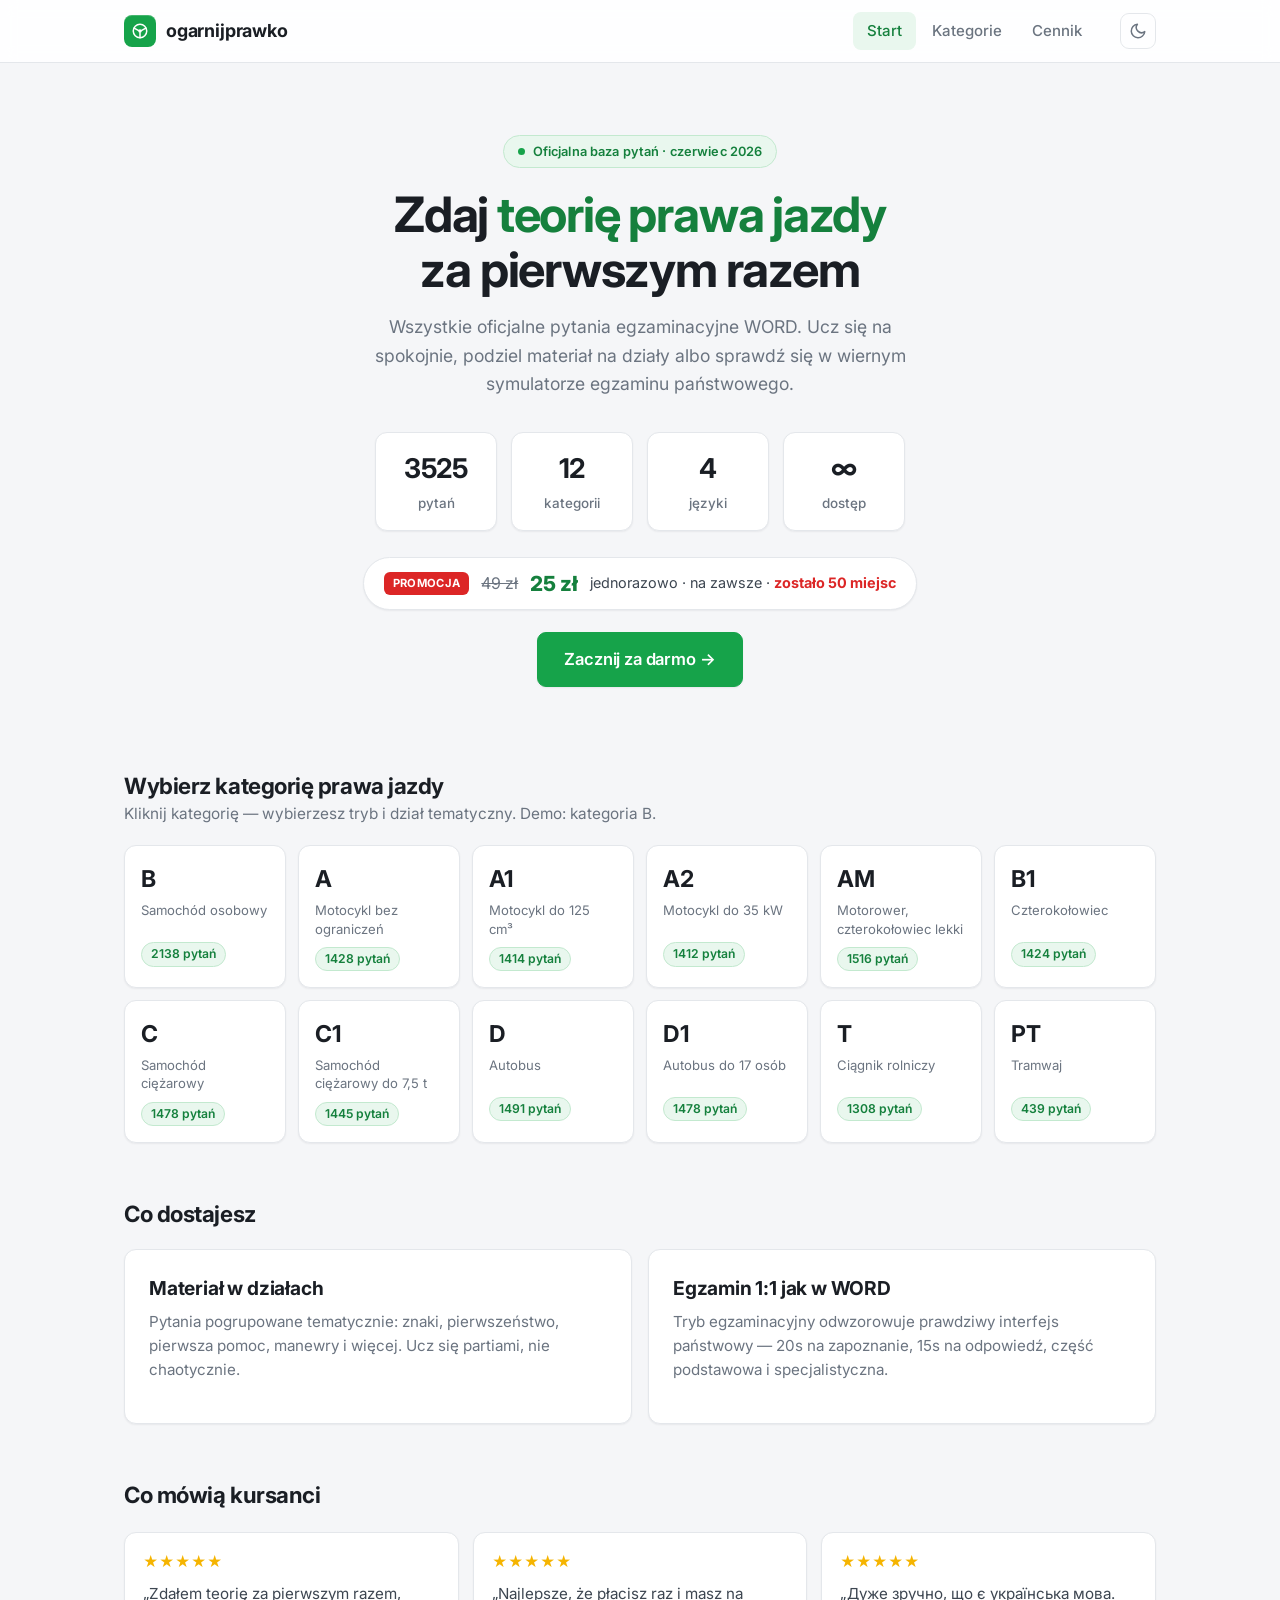
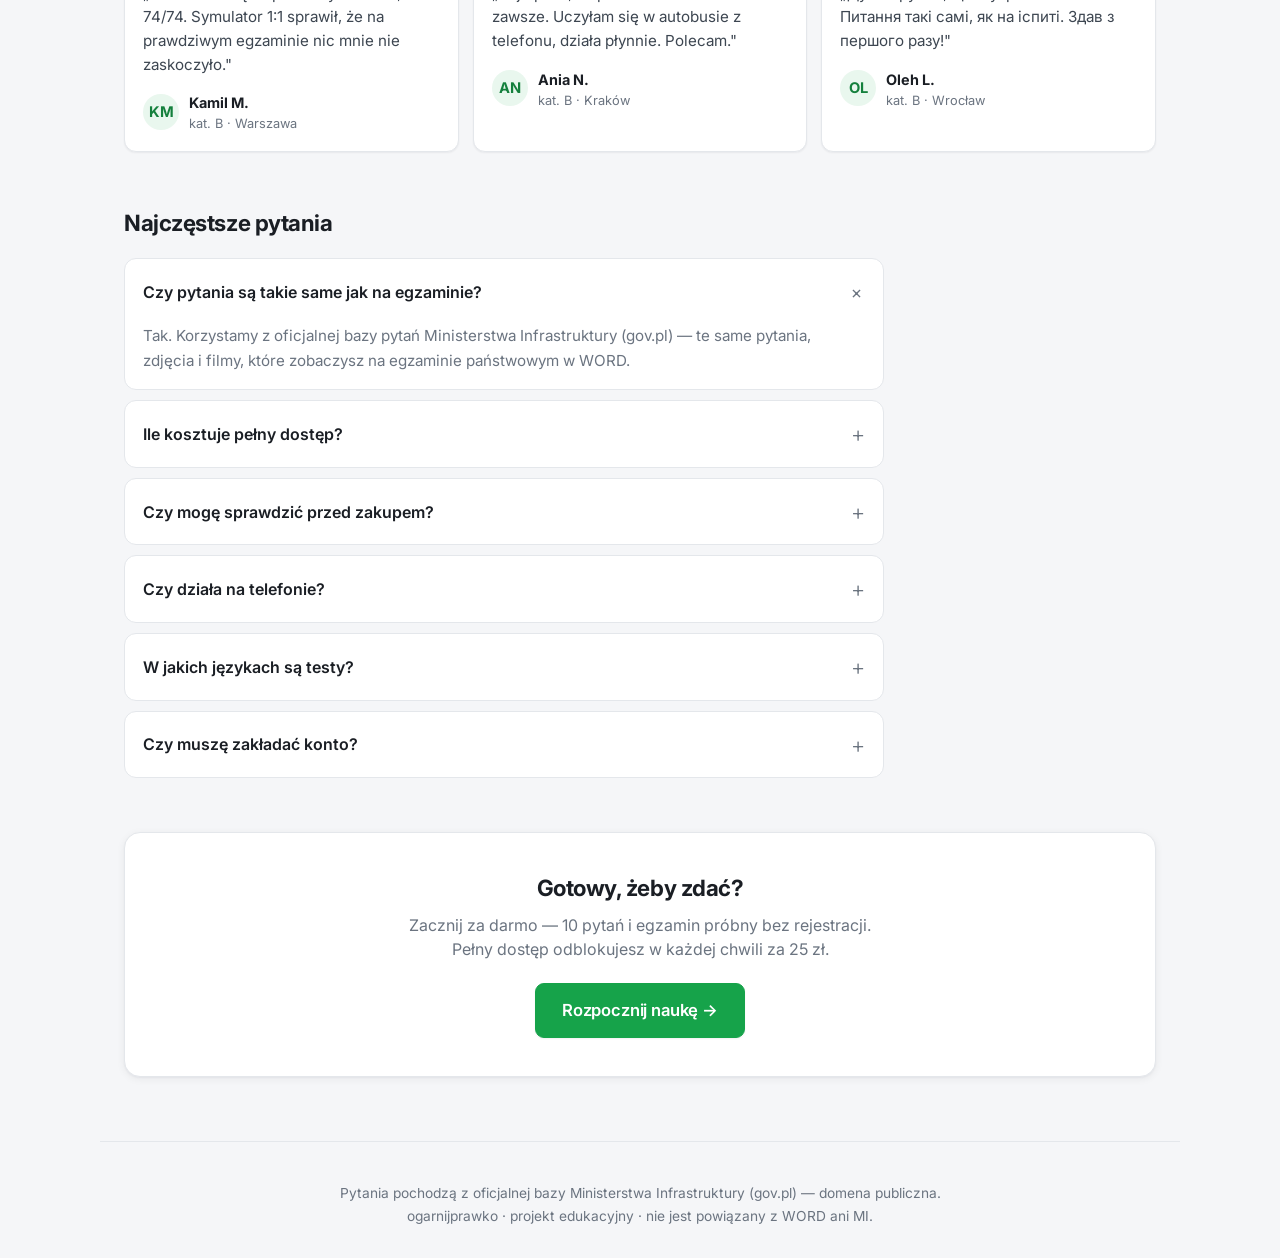
<file: index.html>
<!DOCTYPE html>
<html lang="pl">
<head>
<meta charset="UTF-8">
<script>document.documentElement.setAttribute("data-theme",localStorage.getItem("op_theme")||"light")</script>
<meta name="viewport" content="width=device-width, initial-scale=1.0">
<title>ogarnijprawko — testy na prawo jazdy 2026 (oficjalne pytania WORD)</title>
<meta name="description" content="Darmowe testy na prawo jazdy — wszystkie oficjalne pytania egzaminacyjne WORD (kat. B, A, C, D, T i inne). Tryb nauki i symulator egzaminu państwowego. PL / EN / DE / UA.">
<meta name="theme-color" content="#16a34a">
<meta property="og:title" content="ogarnijprawko — testy na prawo jazdy 2026">
<meta property="og:description" content="Wszystkie oficjalne pytania WORD. Tryb nauki + symulator egzaminu. Za darmo.">
<meta property="og:type" content="website">
<link rel="preconnect" href="https://fonts.googleapis.com">
<link rel="preconnect" href="https://fonts.gstatic.com" crossorigin>
<link href="https://fonts.googleapis.com/css2?family=Inter:wght@400;500;600;700;800&display=swap" rel="stylesheet">
<link rel="stylesheet" href="style.css">
<script type="application/ld+json">
{"@context":"https://schema.org","@type":"FAQPage","mainEntity":[
{"@type":"Question","name":"Czy pytania są takie same jak na egzaminie na prawo jazdy?","acceptedAnswer":{"@type":"Answer","text":"Tak. Korzystamy z oficjalnej bazy pytań Ministerstwa Infrastruktury (gov.pl) — te same pytania, zdjęcia i filmy, które zobaczysz na egzaminie państwowym w WORD."}},
{"@type":"Question","name":"Ile kosztuje pełny dostęp?","acceptedAnswer":{"@type":"Answer","text":"Jednorazowo 25 zł — dostęp na zawsze, bez abonamentu i ukrytych opłat, łącznie z przyszłymi aktualizacjami bazy pytań."}},
{"@type":"Question","name":"Czy mogę sprawdzić przed zakupem?","acceptedAnswer":{"@type":"Answer","text":"Tak. W wersji demo bez rejestracji zrobisz 1 egzamin próbny i przejrzysz 10 pytań w trybie nauki."}},
{"@type":"Question","name":"W jakich językach są testy na prawo jazdy?","acceptedAnswer":{"@type":"Answer","text":"Polski, angielski, niemiecki i ukraiński — język przełączasz jednym kliknięciem, także w trakcie egzaminu."}}
]}
</script>
</head>
<body>

<header class="site-header"><div class="container bar">
  <a class="brand" href="index.html"><span class="logo"><svg width="18" height="18" viewBox="0 0 24 24" fill="none" stroke="#fff" stroke-width="2" stroke-linecap="round"><circle cx="12" cy="12" r="9"/><circle cx="12" cy="12" r="2.4" fill="#fff" stroke="none"/><path d="M12 14.4V21M9.7 11.2 4.2 8.2M14.3 11.2 19.8 8.2"/></svg></span> ogarnijprawko</a>
  <nav class="nav">
    <a href="index.html" class="active">Start</a>
    <a href="kategoria.html" id="navKat">Kategorie</a>
    <a href="cennik.html">Cennik</a>
  </nav>
</div></header>

<main class="container">

  <section class="hero">
    <div class="kicker"><span class="dot"></span> Oficjalna baza pytań · czerwiec 2026</div>
    <h1>Zdaj <span class="hl">teorię prawa jazdy</span><br>za pierwszym razem</h1>
    <p>Wszystkie oficjalne pytania egzaminacyjne WORD. Ucz się na spokojnie, podziel materiał na działy albo sprawdź się w wiernym symulatorze egzaminu państwowego.</p>
    <div class="stats" id="stats">
      <div class="stat"><b data-count="3525">0</b><span>pytań</span></div>
      <div class="stat"><b data-count="12">0</b><span>kategorii</span></div>
      <div class="stat"><b data-count="4">0</b><span>języki</span></div>
      <div class="stat"><b>∞</b><span>dostęp</span></div>
    </div>
    <div class="promo">
      <span class="tag">Promocja</span>
      <span class="price-old">49 zł</span>
      <span class="price-new">25 zł</span>
      <span class="left">jednorazowo · na zawsze · <b id="promoLeft">zostało 50 miejsc</b></span>
    </div>
    <div style="margin-top:22px">
      <a class="btn big" href="kategoria.html?kat=B">Zacznij za darmo →</a>
    </div>
  </section>

  <section class="section" id="kategorie">
    <h2>Wybierz kategorię prawa jazdy</h2>
    <p class="muted" style="margin-top:-6px">Kliknij kategorię — wybierzesz tryb i dział tematyczny. Demo: kategoria B.</p>
    <div class="cat-grid" id="catGrid"><div class="spinner"></div></div>
  </section>

  <section class="section">
    <h2>Co dostajesz</h2>
    <div class="modes" style="margin-top:18px">
      <div class="mode-card">
        <h3>Materiał w działach</h3>
        <p>Pytania pogrupowane tematycznie: znaki, pierwszeństwo, pierwsza pomoc, manewry i więcej. Ucz się partiami, nie chaotycznie.</p>
      </div>
      <div class="mode-card">
        <h3>Egzamin 1:1 jak w WORD</h3>
        <p>Tryb egzaminacyjny odwzorowuje prawdziwy interfejs państwowy — 20s na zapoznanie, 15s na odpowiedź, część podstawowa i specjalistyczna.</p>
      </div>
    </div>
  </section>

  <section class="section">
    <h2>Co mówią kursanci</h2>
    <div class="reviews">
      <div class="review">
        <div class="stars">★★★★★</div>
        <p>„Zdałem teorię za pierwszym razem, 74/74. Symulator 1:1 sprawił, że na prawdziwym egzaminie nic mnie nie zaskoczyło."</p>
        <div class="who"><div class="av">KM</div><div><b>Kamil M.</b><span>kat. B · Warszawa</span></div></div>
      </div>
      <div class="review">
        <div class="stars">★★★★★</div>
        <p>„Najlepsze, że płacisz raz i masz na zawsze. Uczyłam się w autobusie z telefonu, działa płynnie. Polecam."</p>
        <div class="who"><div class="av">AN</div><div><b>Ania N.</b><span>kat. B · Kraków</span></div></div>
      </div>
      <div class="review">
        <div class="stars">★★★★★</div>
        <p>„Дуже зручно, що є українська мова. Питання такі самі, як на іспиті. Здав з першого разу!"</p>
        <div class="who"><div class="av">OL</div><div><b>Oleh L.</b><span>kat. B · Wrocław</span></div></div>
      </div>
    </div>
  </section>

  <section class="section" id="faq">
    <h2>Najczęstsze pytania</h2>
    <div class="faq">
      <details open><summary>Czy pytania są takie same jak na egzaminie?</summary><div>Tak. Korzystamy z oficjalnej bazy pytań Ministerstwa Infrastruktury (gov.pl) — te same pytania, zdjęcia i filmy, które zobaczysz na egzaminie państwowym w WORD.</div></details>
      <details><summary>Ile kosztuje pełny dostęp?</summary><div>Jednorazowo 25 zł — i masz dostęp <b>na zawsze</b>, bez abonamentu i bez ukrytych opłat. Łącznie z przyszłymi aktualizacjami bazy pytań.</div></details>
      <details><summary>Czy mogę sprawdzić przed zakupem?</summary><div>Tak. W wersji demo bez rejestracji zrobisz 1 egzamin próbny i przejrzysz 10 pytań w trybie nauki. Bez podawania karty.</div></details>
      <details><summary>Czy działa na telefonie?</summary><div>Tak, w pełni. Interfejs jest dopasowany do smartfona — duże przyciski, płynne przejścia, bez przeładowań. Uczysz się gdziekolwiek jesteś.</div></details>
      <details><summary>W jakich językach są testy?</summary><div>Polski, angielski, niemiecki i ukraiński — przełączasz język jednym kliknięciem, także w trakcie egzaminu.</div></details>
      <details><summary>Czy muszę zakładać konto?</summary><div>Nie. Zaczynasz od razu. Po zakupie pełny dostęp odblokowuje się na tym urządzeniu.</div></details>
    </div>
  </section>

  <section class="section">
    <div class="cta-final">
      <h2>Gotowy, żeby zdać?</h2>
      <p>Zacznij za darmo — 10 pytań i egzamin próbny bez rejestracji. Pełny dostęp odblokujesz w każdej chwili za 25 zł.</p>
      <a class="btn big" href="kategoria.html?kat=B">Rozpocznij naukę →</a>
    </div>
  </section>

</main>

<footer class="footer container">
  Pytania pochodzą z oficjalnej bazy Ministerstwa Infrastruktury (gov.pl) — domena publiczna.<br>
  ogarnijprawko · projekt edukacyjny · nie jest powiązany z WORD ani MI.
</footer>

<script src="app.js"></script>
<script>
function renderCats(idx){
  const grid = document.getElementById("catGrid");
  grid.innerHTML = "";
  const order = PT.CAT_ORDER.filter(c=>idx.kategorie[c]);
  Object.keys(idx.kategorie).forEach(c=>{ if(!order.includes(c)) order.push(c); });
  order.forEach(code=>{
    const meta = idx.kategorie[code];
    const m = PT.CAT_META[code] || {n:code};
    const locked = !PT.canKat(code);
    const a = document.createElement("a");
    a.className = "cat" + (locked ? " locked":"");
    a.href = "kategoria.html?kat=" + encodeURIComponent(code);
    a.innerHTML = `${locked?'<span class="lock">🔒</span>':''}
      <div class="code">${code}</div>
      <div class="desc">${m.n}</div>
      <div class="count">${meta.razem} pytań</div>`;
    grid.appendChild(a);
  });
}

/* count-up statystyk */
function countUp(el){
  const target = +el.dataset.count, dur = 1300, t0 = performance.now();
  const step = now=>{
    const p = Math.min((now-t0)/dur, 1);
    el.textContent = Math.round(target * (1-Math.pow(1-p,3))).toLocaleString("pl-PL");
    if(p<1) requestAnimationFrame(step);
  };
  requestAnimationFrame(step);
}
document.querySelectorAll("[data-count]").forEach(countUp);

PT.loadIndex().then(idx=>{
  renderCats(idx);
  const first = document.querySelector("#stats .stat b");
  first.dataset.count = idx.razem; countUp(first);
}).catch(e=>{
  document.getElementById("catGrid").innerHTML =
    '<p class="muted">Nie udało się wczytać pytań. Sprawdź, czy plik <code>data/index.json</code> istnieje.</p>';
  console.error(e);
});
</script>
</body>
</html>
</file>
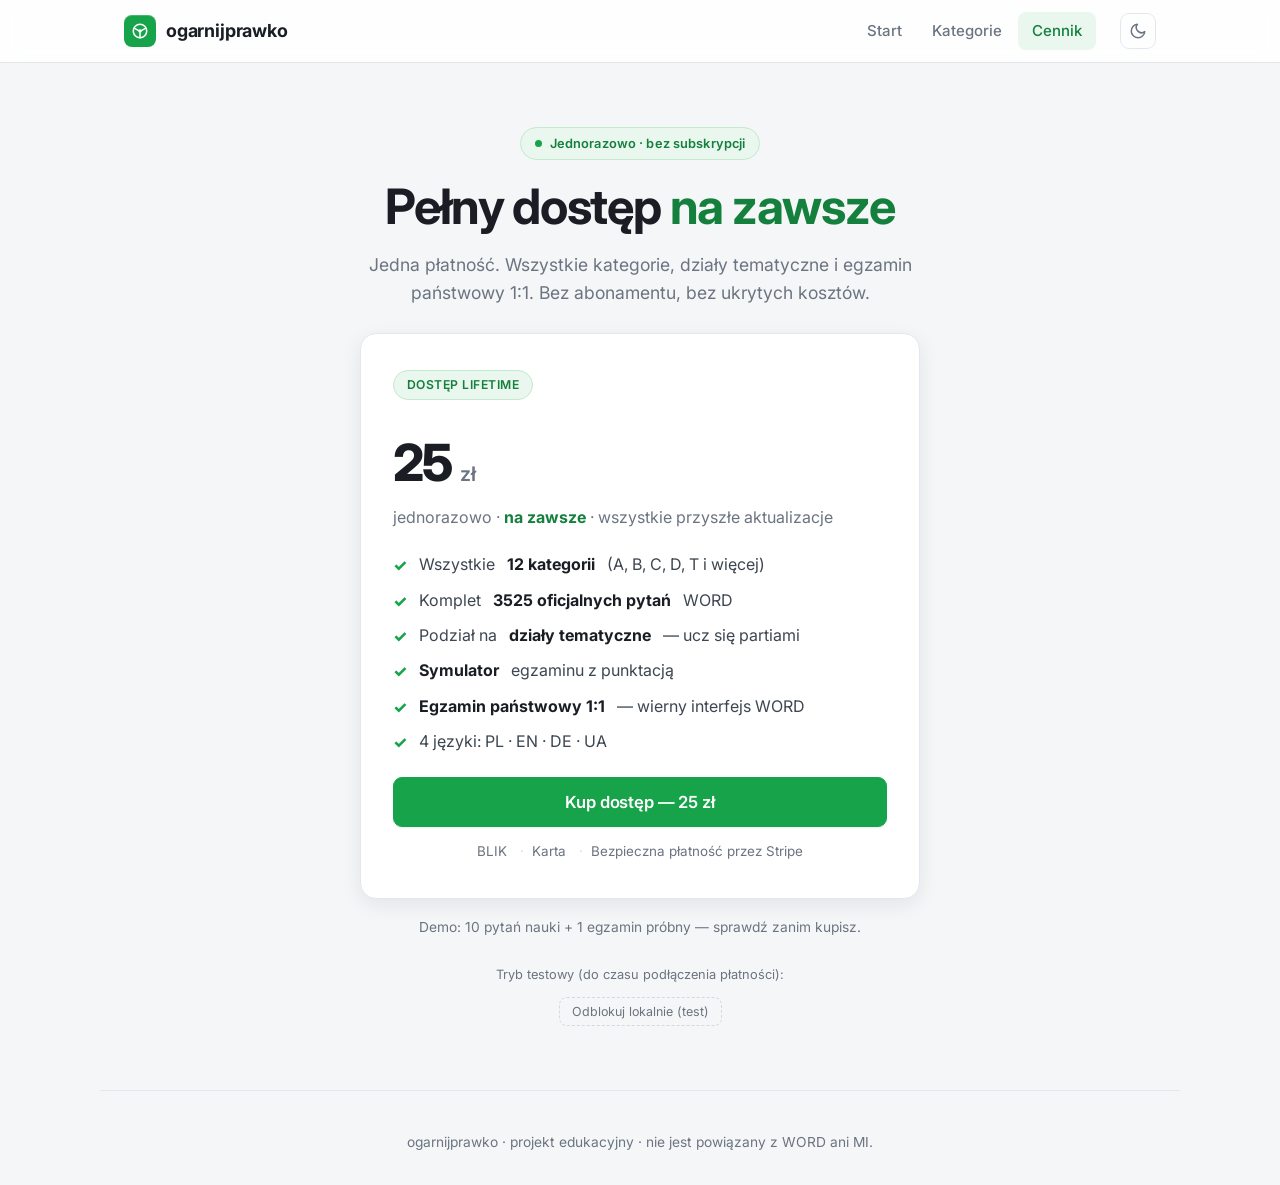
<file: cennik.html>
<!DOCTYPE html>
<html lang="pl">
<head>
<meta charset="UTF-8">
<script>document.documentElement.setAttribute("data-theme",localStorage.getItem("op_theme")||"light")</script>
<meta name="viewport" content="width=device-width, initial-scale=1.0">
<title>Cennik — ogarnijprawko (25 zł na zawsze)</title>
<meta name="description" content="Pełny dostęp do wszystkich kategorii, działów i trybu egzaminu państwowego 1:1 — 25 zł jednorazowo, na zawsze.">
<link rel="preconnect" href="https://fonts.googleapis.com">
<link rel="preconnect" href="https://fonts.gstatic.com" crossorigin>
<link href="https://fonts.googleapis.com/css2?family=Inter:wght@400;500;600;700;800&display=swap" rel="stylesheet">
<link rel="stylesheet" href="style.css">
<style>
.price-wrap{max-width:560px;margin:0 auto}
.price-card{
  position:relative;border-radius:16px;padding:36px 32px;
  background:var(--surface);border:1px solid var(--border);box-shadow:var(--shadow-md);
}
.price-badge{display:inline-block;font-size:.76rem;font-weight:600;letter-spacing:.04em;text-transform:uppercase;color:var(--brand-d);background:var(--brand-tint);border:1px solid var(--brand-tint-bd);padding:5px 13px;border-radius:999px;margin-bottom:18px}
.price-amount{display:flex;align-items:baseline;gap:8px;margin:6px 0 4px}
.price-amount .v{font-size:3.2rem;font-weight:800;letter-spacing:-.03em;color:var(--text)}
.price-amount .u{font-size:1.25rem;font-weight:600;color:var(--muted)}
.price-sub{color:var(--muted);margin:0 0 24px}
.price-sub b{color:var(--brand-d)}
.feat{list-style:none;padding:0;margin:0 0 24px;display:flex;flex-direction:column;gap:12px}
.feat li{display:flex;gap:12px;align-items:flex-start;font-size:1rem;line-height:1.4;color:var(--text-2)}
.feat .ic{color:var(--brand);font-weight:800;flex-shrink:0;margin-top:1px}
.feat b{color:var(--text)}
.pay-note{display:flex;align-items:center;gap:8px;justify-content:center;margin-top:14px;color:var(--muted);font-size:.84rem;flex-wrap:wrap}
.pay-note span{display:inline-flex;align-items:center;gap:5px}
.pay-note span:not(:last-child)::after{content:"·";margin-left:8px;color:var(--border-strong)}
.powod-info{background:var(--warn-tint);border:1px solid #f0e0c0;color:var(--text-2);border-radius:12px;padding:12px 16px;margin-bottom:20px;font-size:.93rem;text-align:center}
.dev-unlock{margin-top:28px;text-align:center;font-size:.8rem;color:var(--muted)}
.dev-unlock button{background:none;border:1px dashed var(--border-strong);color:var(--muted);border-radius:8px;padding:6px 12px;cursor:pointer;font-family:inherit;font-size:.78rem}
.dev-unlock button:hover{border-color:var(--muted);color:var(--text-2)}
.guarantee{text-align:center;color:var(--muted);font-size:.86rem;margin-top:18px}
</style>
</head>
<body>

<header class="site-header"><div class="container bar">
  <a class="brand" href="index.html"><span class="logo"><svg width="18" height="18" viewBox="0 0 24 24" fill="none" stroke="#fff" stroke-width="2" stroke-linecap="round"><circle cx="12" cy="12" r="9"/><circle cx="12" cy="12" r="2.4" fill="#fff" stroke="none"/><path d="M12 14.4V21M9.7 11.2 4.2 8.2M14.3 11.2 19.8 8.2"/></svg></span> ogarnijprawko</a>
  <nav class="nav">
    <a href="index.html">Start</a>
    <a href="kategoria.html" id="navKat">Kategorie</a>
    <a href="cennik.html" class="active">Cennik</a>
  </nav>
</div></header>

<main class="container">
  <section class="hero" style="padding:64px 0 26px">
    <div class="kicker"><span class="dot"></span> Jednorazowo · bez subskrypcji</div>
    <h1>Pełny dostęp <span class="hl">na zawsze</span></h1>
    <p>Jedna płatność. Wszystkie kategorie, działy tematyczne i egzamin państwowy 1:1. Bez abonamentu, bez ukrytych kosztów.</p>
  </section>

  <div class="price-wrap">
    <div id="powod"></div>
    <div class="price-card">
      <span class="price-badge">Dostęp lifetime</span>
      <div class="price-amount"><span class="v">25</span><span class="u">zł</span></div>
      <p class="price-sub">jednorazowo · <b>na zawsze</b> · wszystkie przyszłe aktualizacje</p>

      <ul class="feat">
        <li><span class="ic">✓</span> Wszystkie <b>12 kategorii</b> (A, B, C, D, T i więcej)</li>
        <li><span class="ic">✓</span> Komplet <b>3525 oficjalnych pytań</b> WORD</li>
        <li><span class="ic">✓</span> Podział na <b>działy tematyczne</b> — ucz się partiami</li>
        <li><span class="ic">✓</span> <b>Symulator</b> egzaminu z punktacją</li>
        <li><span class="ic">✓</span> <b>Egzamin państwowy 1:1</b> — wierny interfejs WORD</li>
        <li><span class="ic">✓</span> 4 języki: PL · EN · DE · UA</li>
      </ul>

      <button class="btn big" style="width:100%" id="payBtn">Kup dostęp — 25 zł</button>
      <div class="pay-note">
        <span>BLIK</span><span>Karta</span><span>Bezpieczna płatność przez Stripe</span>
      </div>
    </div>

    <p class="guarantee">Demo: 10 pytań nauki + 1 egzamin próbny — sprawdź zanim kupisz.</p>

    <div class="dev-unlock">
      <p>Tryb testowy (do czasu podłączenia płatności):</p>
      <button id="devUnlock">Odblokuj lokalnie (test)</button>
    </div>
  </div>
</main>

<footer class="footer container">
  ogarnijprawko · projekt edukacyjny · nie jest powiązany z WORD ani MI.
</footer>

<script src="app.js"></script>
<script>
/* ===== KONFIG STRIPE — uzupełnij po założeniu konta =====
   Najprostszy wariant: Stripe Payment Link (bez kodu backendu na start).
   1. Stripe Dashboard → Payment Links → nowy link, produkt 25 PLN, włącz BLIK.
   2. Wklej URL poniżej. 3. W "After payment" ustaw redirect na:  .../dziekujemy.html
   Docelowo: webhook checkout.session.completed → Firebase oznacza konto jako paid. */
const STRIPE = { paymentLink: "" };  // np. "https://buy.stripe.com/xxxxx"

/* powód przekierowania */
const POWODY = {
  "nauka-limit":"Wykorzystałeś darmowe pytania demo.",
  "egzamin":"Darmowy egzamin próbny już wykorzystany.",
  "word":"Darmowy egzamin próbny już wykorzystany.",
};
const powod = PT.qs("powod");
if(powod && POWODY[powod]){
  document.getElementById("powod").innerHTML =
    `<div class="powod-info">${POWODY[powod]} Odblokuj raz — masz na zawsze.</div>`;
}

/* jeśli już kupione */
if(PT.isPaid()){
  document.getElementById("payBtn").outerHTML =
    '<div class="powod-info" style="background:var(--brand-tint);border-color:var(--brand-tint-bd);color:var(--brand-d)">Masz pełny dostęp. Dziękujemy!</div>';
}

document.getElementById("payBtn").onclick = ()=>{
  if(STRIPE.paymentLink){ location.href = STRIPE.paymentLink; }
  else { alert("Płatność będzie aktywna po podłączeniu konta Stripe.\n\nNa razie użyj „Odblokuj lokalnie (test)” na dole strony."); }
};

document.getElementById("devUnlock").onclick = ()=>{
  PT.setPaid(true);
  location.href = "index.html";
};
</script>
</body>
</html>
</file>
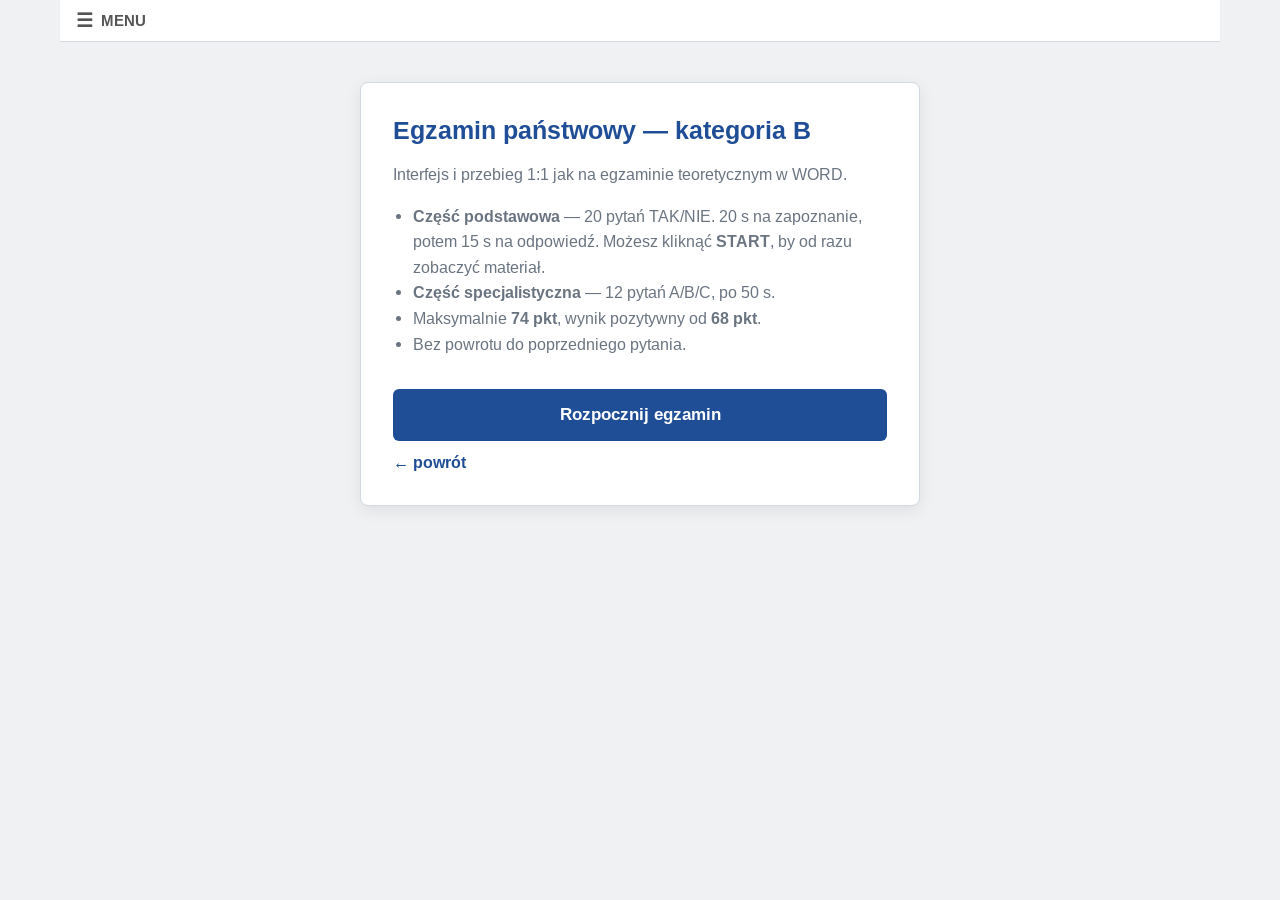
<file: egzamin-word.html>
<!DOCTYPE html>
<html lang="pl">
<head>
<meta charset="UTF-8">
<meta name="viewport" content="width=device-width, initial-scale=1.0">
<title>Egzamin państwowy 1:1 — ogarnijprawko</title>
<link rel="preconnect" href="https://fonts.googleapis.com">
<link rel="preconnect" href="https://fonts.gstatic.com" crossorigin>
<link href="https://fonts.googleapis.com/css2?family=Arimo:wght@400;500;600;700&display=swap" rel="stylesheet">
<style>
/* ===== Wierny motyw WORD/PWPW (układ jak zdamyto) ===== */
:root{
  --wn:#1f4e96;        /* niebieski paski/przyciski */
  --wn2:#1a4585;
  --wyellow:#f0a500; --wyellow2:#e09600;
  --wgray:#8a96a3; --wgray-box:#7a8794;
  --wbg:#f0f1f3; --wpanel:#fff; --wline:#d3d9e0;
  --wtxt:#222; --wmuted:#6a7480; --wgreen:#7cc242;
}
*{box-sizing:border-box}
html,body{margin:0}
body{font-family:"Arimo",Arial,sans-serif;background:var(--wbg);color:var(--wtxt);min-height:100vh}
.wrap{max-width:1160px;margin:0 auto;background:var(--wbg)}

/* baner demo/górny */
.wtopbanner{
  background:#ececec;border-bottom:1px solid #ddd;padding:10px 18px;
  display:flex;align-items:center;justify-content:space-between;gap:16px;flex-wrap:wrap;
}
.wtopbanner .t b{color:var(--wn);font-size:1.05rem}
.wtopbanner .t span{color:#555;font-size:.9rem}
.wtopbanner a{background:var(--wn);color:#fff;text-decoration:none;padding:11px 22px;border-radius:5px;font-weight:700;font-size:.95rem}

/* pasek MENU + flagi */
.wmenu{
  background:var(--wpanel);border-bottom:1px solid var(--wline);
  display:flex;align-items:center;padding:9px 16px;gap:14px;
}
.wmenu .menu{font-weight:600;color:#555;cursor:pointer;display:flex;align-items:center;gap:8px;font-size:.95rem}
.wmenu .menu::before{content:"☰";font-size:1.2rem}
.wmenu .flags{margin-left:auto;display:flex;align-items:center;gap:7px}
.wmenu .flags button{border:none;background:none;cursor:pointer;font-size:1.15rem;padding:2px;border-radius:3px;opacity:.55;line-height:1}
.wmenu .flags button.on{opacity:1;outline:2px solid var(--wn);outline-offset:1px}
.wmenu .flags .ico{color:#9aa3ad;font-size:1.1rem;margin-left:4px}

/* pasek działu */
.wdzial{background:var(--wn);color:#fff;text-align:center;padding:8px;font-size:.95rem;font-weight:500}
.wdzial b{font-weight:700}

/* główny układ: media + sidebar */
.wgrid{display:grid;grid-template-columns:1fr 270px;gap:14px;padding:14px 16px}
.wmedia-col{min-width:0}
.wmedia{
  position:relative;background:#fff;border:1px solid var(--wline);border-radius:3px;
  min-height:430px;display:flex;align-items:center;justify-content:center;overflow:hidden;
}
.wmedia img,.wmedia video{width:100%;height:100%;max-height:480px;object-fit:contain;display:block;background:#000}
.wmedia .wm-top{position:absolute;top:0;left:0;right:0;height:15%;min-height:34px;pointer-events:none;z-index:3;
  backdrop-filter:blur(11px) brightness(.97);-webkit-backdrop-filter:blur(11px) brightness(.97);
  -webkit-mask:linear-gradient(#000 48%,transparent);mask:linear-gradient(#000 48%,transparent)}
.wmedia .reading{text-align:center;color:#9aa3ad;padding:40px}
.wmedia .reading .cam{font-size:3.2rem;opacity:.5;margin-bottom:14px}
.wmedia .reading .t1{color:#7a8590;font-size:1rem;margin-bottom:18px}
.wmedia .reading .t2{font-size:.92rem;color:#9aa3ad}
.wmedia .reading .t2 b{color:var(--wn)}
.wmedia .qid{position:absolute;left:8px;bottom:8px;background:rgba(120,130,140,.85);color:#fff;font-size:.72rem;padding:2px 7px;border-radius:3px;font-family:monospace}

/* sidebar */
.wside{display:flex;flex-direction:column;gap:9px}
.wside .pkt{background:var(--wn);color:#fff;text-align:center;padding:8px;border-radius:4px;font-weight:600;font-size:.95rem}
.wside .end{background:var(--wyellow);color:#3a2c00;border:none;padding:11px;border-radius:4px;font-weight:700;cursor:pointer;font-family:inherit;font-size:.98rem}
.wside .end:hover{background:var(--wyellow2)}
.wcounters{display:flex;gap:10px;margin-top:4px}
.wcounters .c{flex:1}
.wcounters .c .lab{font-size:.78rem;color:var(--wmuted);line-height:1.25;margin-bottom:4px}
.wcounters .c .lab b{color:var(--wtxt)}
.wcounters .c .box{background:var(--wgray-box);color:#fff;text-align:center;padding:9px;border-radius:4px;font-weight:600;font-size:.92rem}
.wcounters .c.cur .box{background:#5b6873}
.wtime{margin-top:4px}
.wtime .bar{height:22px;background:#e4e7ea;border:1px solid var(--wline);border-radius:4px;position:relative;overflow:hidden}
.wtime .bar i{position:absolute;left:0;top:0;bottom:0;background:repeating-linear-gradient(45deg,var(--wgreen),var(--wgreen) 7px,#6fb337 7px,#6fb337 14px);transition:width 1s linear}
.wtime .bar.low i{background:repeating-linear-gradient(45deg,#e06b6b,#e06b6b 7px,#c95555 7px,#c95555 14px)}
.wtime .lab{position:absolute;inset:0;display:flex;align-items:center;justify-content:center;font-size:.78rem;color:#3a4651;font-weight:600}
.wside .start{background:var(--wn);color:#fff;border:none;padding:11px;border-radius:4px;font-weight:700;cursor:pointer;font-family:inherit;font-size:1rem;margin-top:2px}
.wside .start:hover{background:var(--wn2)}
.wside .start:disabled{background:#a9b4c0;cursor:not-allowed}
.wside .spacer{flex:1;min-height:18px}
.wside .fav{background:var(--wgray);color:#fff;border:none;padding:10px;border-radius:4px;cursor:pointer;font-family:inherit;font-size:.9rem}
.wside .just{background:var(--wn);color:#fff;border:none;padding:10px;border-radius:4px;cursor:pointer;font-family:inherit;font-size:.9rem}
.wside .next{background:var(--wyellow);color:#3a2c00;border:none;padding:12px;border-radius:4px;font-weight:700;cursor:pointer;font-family:inherit;font-size:1rem}
.wside .next:hover{background:var(--wyellow2)}

/* pytanie + odpowiedzi */
.wqtext{
  background:#fff;border:1px solid var(--wline);border-radius:3px;
  margin:0 16px;padding:15px 18px;font-size:1.12rem;font-weight:600;line-height:1.4;
}
.wtn{display:grid;grid-template-columns:1fr 1fr;gap:14px;padding:14px 16px 22px}
.wtn button{
  background:var(--wn);color:#fff;border:none;padding:20px;border-radius:4px;
  font-size:1.2rem;font-weight:700;cursor:pointer;font-family:inherit;transition:.1s;
}
.wtn button:hover:not(:disabled){background:var(--wn2)}
.wtn button.sel{background:#0f8a3c;box-shadow:inset 0 0 0 3px rgba(255,255,255,.4)}
.wtn button:disabled{background:#aeb8c4;cursor:not-allowed}
.wabc{display:flex;flex-direction:column;gap:11px;padding:14px 16px 22px}
.wabc button{
  display:flex;gap:14px;align-items:center;text-align:left;
  background:#fff;border:2px solid var(--wline);color:var(--wtxt);
  padding:15px 18px;border-radius:4px;font-size:1.04rem;cursor:pointer;font-family:inherit;
}
.wabc button:hover:not(:disabled){border-color:var(--wn);background:#f3f7fd}
.wabc button.sel{border-color:var(--wn);background:#e3eefc}
.wabc button:disabled{opacity:.6;cursor:not-allowed}
.wabc .k{background:var(--wn);color:#fff;min-width:32px;height:32px;display:grid;place-items:center;border-radius:4px;font-weight:700;flex-shrink:0}

/* intro / wynik */
.wcenter{padding:40px 18px;display:flex;justify-content:center}
.wbox{background:#fff;border:1px solid var(--wline);border-radius:8px;max-width:560px;width:100%;padding:32px;box-shadow:0 4px 16px rgba(0,0,0,.08)}
.wbox h1{margin:0 0 8px;color:var(--wn);font-size:1.55rem}
.wbox p,.wbox li{color:var(--wmuted);line-height:1.6}
.wbox ul{padding-left:20px}
.wstart-big{width:100%;margin-top:16px;background:var(--wn);color:#fff;border:none;padding:16px;font-size:1.08rem;font-weight:700;border-radius:6px;cursor:pointer;font-family:inherit}
.wstart-big:hover{background:var(--wn2)}
.wlink{display:inline-block;margin-top:12px;color:var(--wn);text-decoration:none;font-weight:600}
.wresult{text-align:center}
.wresult .big{font-size:2.2rem;font-weight:700;margin:8px 0}
.wresult.pass .big{color:#1d8a3e}.wresult.fail .big{color:#c23636}
.wresult .pkt2{font-size:1.15rem;color:var(--wmuted);margin-bottom:18px}
.wbtns{display:flex;gap:12px}
.wbtns button,.wbtns a{flex:1;text-align:center;text-decoration:none;padding:13px;border-radius:6px;font-weight:700;cursor:pointer;font-family:inherit;font-size:1rem;border:none}
.wbtns .p{background:var(--wn);color:#fff}.wbtns .s{background:#eef1f5;color:var(--wn);border:1px solid var(--wline)}

@media(max-width:780px){
  .wgrid{grid-template-columns:1fr}
  .wside{flex-direction:row;flex-wrap:wrap}
  .wside .pkt,.wside .end,.wtime,.wside .start{flex:1 1 46%}
  .wside .spacer{display:none}
  .wside .fav,.wside .just,.wside .next{flex:1 1 30%}
  .wmedia{min-height:240px}
}
</style>
</head>
<body>
<div class="wrap" id="root"></div>

<script src="app.js"></script>
<script>
const KAT = PT.qs("kat") || localStorage.getItem("pt_kat") || "B";
if(PT.gate(PT.canExam(),"word")) throw new Error("locked");
const E = PT.EXAM;
let IDX_DATA=null, DATA=null, pyt=[], idx=0, odp=[], tick=null, sek=0, sekMax=0, faza="czytanie";

const root=document.getElementById("root");
const dzialNazwa = q => (IDX_DATA && IDX_DATA.dzialNazwy && IDX_DATA.dzialNazwy[q.dzial]) || "Pytania ogólne";

/* ---------- intro ---------- */
function intro(){
  root.innerHTML=`
   <div class="wmenu"><span class="menu">MENU</span></div>
   <div class="wcenter"><div class="wbox">
     <h1>Egzamin państwowy — kategoria ${KAT}</h1>
     <p>Interfejs i przebieg 1:1 jak na egzaminie teoretycznym w WORD.</p>
     <ul>
       <li><b>Część podstawowa</b> — 20 pytań TAK/NIE. ${E.podstawowe.czas.czytanie} s na zapoznanie, potem ${E.podstawowe.czas.odpowiedz} s na odpowiedź. Możesz kliknąć <b>START</b>, by od razu zobaczyć materiał.</li>
       <li><b>Część specjalistyczna</b> — 12 pytań A/B/C, po ${E.specjalistyczne.czas} s.</li>
       <li>Maksymalnie <b>${E.maxPkt} pkt</b>, wynik pozytywny od <b>${E.prog} pkt</b>.</li>
       <li>Bez powrotu do poprzedniego pytania.</li>
     </ul>
     <button class="wstart-big" onclick="begin()">Rozpocznij egzamin</button><br>
     <a class="wlink" href="kategoria.html?kat=${KAT}">← powrót</a>
   </div></div>`;
}
function begin(){ PT.markDemoExam(); pyt=PT.buildExam(DATA); idx=0; odp=new Array(pyt.length).fill(null); render(); }

/* ---------- timer ---------- */
function startTimer(){
  clearInterval(tick);
  const q=pyt[idx];
  if(q.typ==="podstawowy"){ faza="czytanie"; sek=sekMax=E.podstawowe.czas.czytanie; }
  else { faza="odpowiedz"; sek=sekMax=E.specjalistyczne.czas; }
  applyPhase(); paintTime();
  tick=setInterval(()=>{
    sek--;
    if(sek<=0){
      if(pyt[idx].typ==="podstawowy" && faza==="czytanie"){ enterAnswer(); }
      else { clearInterval(tick); next(); }
    } else paintTime();
  },1000);
}
function enterAnswer(){
  faza="odpowiedz"; sek=sekMax=E.podstawowe.czas.odpowiedz;
  showMedia(); applyPhase(); paintTime();
}
function paintTime(){
  const bar=document.getElementById("tbar"); if(!bar) return;
  const pct=Math.max(0,sek/sekMax*100);
  bar.querySelector("i").style.width=pct+"%";
  bar.classList.toggle("low",sek<=5);
  document.getElementById("tlab").textContent=`Czas: ${PT.fmtTime(sek)} z ${PT.fmtTime(sekMax)} s`;
}
function applyPhase(){
  const enable=faza==="odpowiedz";
  document.querySelectorAll(".wtn button,.wabc button").forEach(b=>b.disabled=!enable);
  const st=document.getElementById("startBtn");
  if(st) st.disabled = enable || pyt[idx].typ!=="podstawowy";
}

/* ---------- media ---------- */
function mediaInner(q,show){
  if(!show && q.typ==="podstawowy"){
    return `<div class="reading">
      <div class="cam">📷</div>
      <div class="t1">Czas na zapoznanie się z treścią pytania.</div>
      <div class="t2">Kliknij <b>START</b>, aby szybciej wyświetlić ZDJĘCIE</div>
    </div><div class="qid">ID: ${q.id}</div>`;
  }
  if(q.media && q.mediaTyp==="image"){
    const base=q.media.replace(/\.(jpe?g|png|gif)$/i,"");
    return `<img alt="" src="media/img/${encodeURIComponent(q.media)}"
      onerror="this.outerHTML='<div class=&quot;reading&quot;><div class=&quot;cam&quot;>🖼️</div><div class=&quot;t2&quot;>${base}</div></div>'">
      <span class="wm-top"></span>
      <div class="qid">ID: ${q.id}</div>`;
  }
  if(q.media && q.mediaTyp==="video"){
    const vb=q.media.replace(/\.[^.]+$/,"");
    return `<video src="media/vid/${encodeURIComponent(vb)}.mp4" muted playsinline preload="auto"
      onerror="this.outerHTML='<div class=&quot;reading&quot;><div class=&quot;cam&quot;>▶</div><div class=&quot;t2&quot;>Film w przygotowaniu</div></div>'"></video>
      <span class="wm-top"></span><div class="qid">ID: ${q.id}</div>`;
  }
  return `<div class="reading"><div class="t2" style="opacity:.5">— pytanie tekstowe —</div></div><div class="qid">ID: ${q.id}</div>`;
}
function showMedia(){
  const m=document.getElementById("media"); if(m) m.innerHTML=mediaInner(pyt[idx],true);
}

/* ---------- render ---------- */
function render(){
  if(idx>=pyt.length) return wynik();
  const q=pyt[idx], L=PT.locQ(q);
  const podDone=pyt.slice(0,idx+1).filter(x=>x.typ==="podstawowy").length;
  const specDone=pyt.slice(0,idx+1).filter(x=>x.typ==="specjalistyczny").length;
  const isPod=q.typ==="podstawowy";
  const showImg = !isPod; // spec od razu pokazuje, podstawowe po START/czasie

  let ans;
  if(isPod){
    ans=`<div class="wtn">
      <button data-k="T" disabled>${PT.t("tak")}</button>
      <button data-k="N" disabled>${PT.t("nie")}</button></div>`;
  } else {
    ans=`<div class="wabc">`+["A","B","C"].map(k=>
      `<button data-k="${k}" disabled><span class="k">${k}</span><span>${(L.odp&&L.odp[k])||""}</span></button>`
    ).join("")+`</div>`;
  }
  const ostatnie=idx+1>=pyt.length;

  root.innerHTML=`
    <div class="wmenu">
      <span class="menu">MENU</span>
      <span class="flags" id="flags"></span>
    </div>
    <div class="wdzial">Dział: <b>${dzialNazwa(q)}</b></div>
    <div class="wgrid">
      <div class="wmedia-col">
        <div class="wmedia" id="media">${mediaInner(q,showImg)}</div>
      </div>
      <div class="wside">
        <div class="pkt">Punktów: ${q.punkty}</div>
        <button class="end" onclick="if(confirm('Zakończyć egzamin i zobaczyć wynik?')) wynik()">Zakończ egzamin</button>
        <div class="wcounters">
          <div class="c ${isPod?'cur':''}"><div class="lab">Pytania<br><b>podstawowe:</b></div><div class="box">${podDone} z 20</div></div>
          <div class="c ${isPod?'':'cur'}"><div class="lab">Pytania<br><b>specjalistyczne:</b></div><div class="box">${specDone} z 12</div></div>
        </div>
        <div class="wtime"><div class="bar" id="tbar"><i></i><span class="lab" id="tlab"></span></div></div>
        <button class="start" id="startBtn" onclick="onStart()">Start</button>
        <div class="spacer"></div>
        <button class="fav" onclick="this.textContent='★ W ulubionych'">☆ Dodaj do ulubionych</button>
        <button class="just" onclick="alert('Uzasadnienia odpowiedzi — dostępne wkrótce.')">? Uzasadnienie odpowiedzi</button>
        <button class="next ${ostatnie?'':''}" onclick="next()">${ostatnie?'Zakończ egzamin':'Następne pytanie'}</button>
      </div>
    </div>
    <div class="wqtext">${L.tekst}</div>
    ${ans}`;

  renderFlags();
  document.querySelectorAll(".wtn button,.wabc button").forEach(b=>{
    b.onclick=()=>{ if(b.disabled) return;
      document.querySelectorAll(".wtn button,.wabc button").forEach(x=>x.classList.remove("sel"));
      b.classList.add("sel"); odp[idx]=b.dataset.k; };
  });
  startTimer();
}
function onStart(){
  if(pyt[idx].typ==="podstawowy" && faza==="czytanie"){ clearInterval(tick); enterAnswer();
    tick=setInterval(()=>{ sek--; if(sek<=0){clearInterval(tick);next();} else paintTime(); },1000);
  }
}
function next(){ clearInterval(tick); idx++; render(); }

function renderFlags(){
  const f=document.getElementById("flags"); if(!f) return;
  const FL={pl:"🇵🇱",en:"🇬🇧",de:"🇩🇪",ua:"🇺🇦"};
  f.innerHTML=Object.keys(FL).map(l=>`<button data-l="${l}" class="${l===APP.lang?'on':''}">${FL[l]}</button>`).join("")+`<span class="ico">?</span>`;
  f.querySelectorAll("button").forEach(b=>b.onclick=()=>{
    APP.lang=b.dataset.l; localStorage.setItem("pt_lang",b.dataset.l);
    // odśwież teksty bez resetu timera
    const q=pyt[idx],L=PT.locQ(q);
    document.querySelector(".wqtext").textContent=L.tekst;
    if(q.typ==="specjalistyczny"){ document.querySelectorAll(".wabc button").forEach((btn,i)=>{
      const k=["A","B","C"][i]; btn.querySelector("span:last-child").textContent=(L.odp&&L.odp[k])||""; }); }
    renderFlags();
  });
}

/* ---------- konfetti ---------- */
function confetti(){
  const c=document.createElement("canvas");c.style.cssText="position:fixed;inset:0;pointer-events:none;z-index:999";
  c.width=innerWidth;c.height=innerHeight;document.body.appendChild(c);
  const x=c.getContext("2d"),COL=["#1f4e96","#7cc242","#f0a500","#c23636","#0f8a3c"];
  const P=Array.from({length:140},()=>({x:Math.random()*c.width,y:-20-Math.random()*c.height*.5,w:6+Math.random()*6,h:8+Math.random()*8,vy:2+Math.random()*3.5,vx:-1.5+Math.random()*3,r:Math.random()*6.28,vr:-.1+Math.random()*.2,c:COL[Math.floor(Math.random()*COL.length)]}));
  let fr=0;(function d(){x.clearRect(0,0,c.width,c.height);P.forEach(p=>{p.y+=p.vy;p.x+=p.vx;p.r+=p.vr;x.save();x.translate(p.x,p.y);x.rotate(p.r);x.fillStyle=p.c;x.fillRect(-p.w/2,-p.h/2,p.w,p.h);x.restore();});if(++fr<300)requestAnimationFrame(d);else c.remove();})();
}

/* ---------- wynik ---------- */
function wynik(){
  clearInterval(tick);
  let pkt=0,dobre=0;
  pyt.forEach((q,i)=>{ if(odp[i]===q.poprawna){ pkt+=q.punkty; dobre++; } });
  const zdane=pkt>=E.prog; if(zdane) confetti();
  root.innerHTML=`
    <div class="wmenu"><span class="menu">MENU</span></div>
    <div class="wdzial">Wynik egzaminu — kategoria ${KAT}</div>
    <div class="wcenter"><div class="wbox wresult ${zdane?'pass':'fail'}">
      <div style="font-size:2.6rem">${zdane?'✅':'❌'}</div>
      <div class="big">${zdane?'WYNIK POZYTYWNY':'WYNIK NEGATYWNY'}</div>
      <div class="pkt2"><b>${pkt}</b> / ${E.maxPkt} pkt &nbsp;·&nbsp; ${dobre}/${pyt.length} poprawnych<br>
        <span style="font-size:.9rem">próg zaliczenia: ${E.prog} pkt</span></div>
      <div class="wbtns">
        <button class="p" onclick="begin()">Jeszcze raz</button>
        <a class="s" href="kategoria.html?kat=${KAT}">Powrót</a>
      </div>
    </div></div>`;
}

window.begin=begin; window.next=next; window.onStart=onStart; window.wynik=wynik;
PT.loadIndex().then(i=>{ IDX_DATA=i; return PT.loadKat(KAT); }).then(d=>{ DATA=d; intro(); })
  .catch(e=>{ if(e.message!=="locked"){ root.innerHTML='<p style="padding:40px">Błąd ładowania.</p>'; console.error(e);} });
</script>
</body>
</html>
</file>
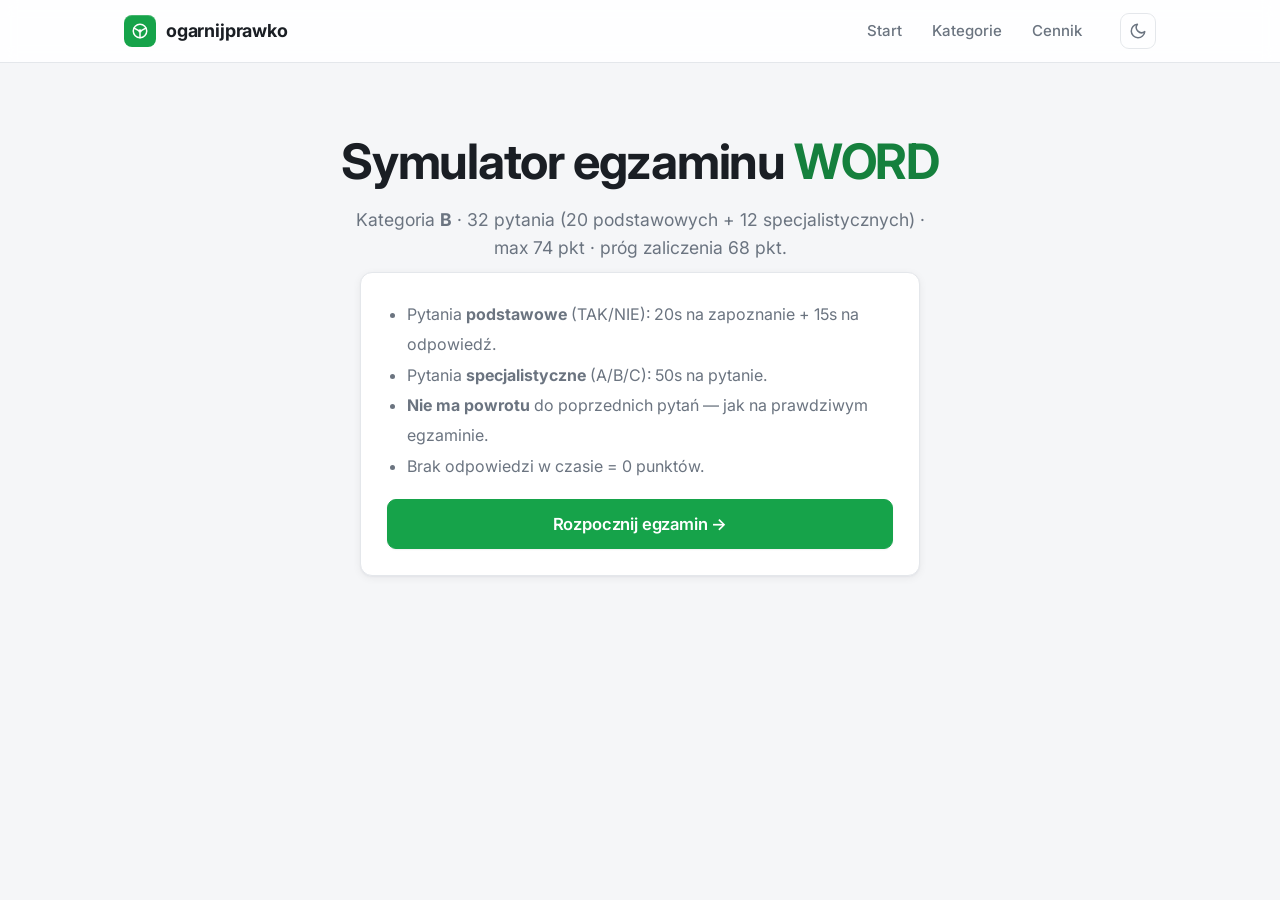
<file: egzamin.html>
<!DOCTYPE html>
<html lang="pl">
<head>
<meta charset="UTF-8">
<script>document.documentElement.setAttribute("data-theme",localStorage.getItem("op_theme")||"light")</script>
<meta name="viewport" content="width=device-width, initial-scale=1.0">
<title>Symulator egzaminu WORD — ogarnijprawko</title>
<meta name="description" content="Wierny symulator państwowego egzaminu teoretycznego na prawo jazdy: 32 pytania, punktacja 3/2/1, próg 68/74.">
<link rel="preconnect" href="https://fonts.googleapis.com">
<link rel="preconnect" href="https://fonts.gstatic.com" crossorigin>
<link href="https://fonts.googleapis.com/css2?family=Inter:wght@400;500;600;700;800&display=swap" rel="stylesheet">
<link rel="stylesheet" href="style.css">
</head>
<body>

<header class="site-header"><div class="container bar">
  <a class="brand" href="index.html"><span class="logo"><svg width="18" height="18" viewBox="0 0 24 24" fill="none" stroke="#fff" stroke-width="2" stroke-linecap="round"><circle cx="12" cy="12" r="9"/><circle cx="12" cy="12" r="2.4" fill="#fff" stroke="none"/><path d="M12 14.4V21M9.7 11.2 4.2 8.2M14.3 11.2 19.8 8.2"/></svg></span> ogarnijprawko</a>
  <nav class="nav">
    <a href="index.html">Start</a>
    <a href="kategoria.html" id="navKat">Kategorie</a>
    <a href="cennik.html">Cennik</a>
  </nav>
</div></header>

<main class="container" id="app"><div class="spinner"></div></main>

<script src="app.js"></script>
<script>
const KAT = PT.qs("kat") || localStorage.getItem("pt_kat") || "B";
document.getElementById("navKat").href = "kategoria.html?kat="+KAT;
if(PT.gate(PT.canExam(),"egzamin")) throw new Error("locked");
const E = PT.EXAM;
let pyt = [], idx = 0, odp = [], tick = null, sekundy = 0, faza = "czytanie";

/* ---- ekran startowy ---- */
function intro(){
  document.getElementById("app").innerHTML = `
   <section class="hero" style="padding-bottom:10px">
     <h1>Symulator egzaminu <span class="hl">WORD</span></h1>
     <p>Kategoria <b>${KAT}</b> · 32 pytania (20 podstawowych + 12 specjalistycznych) · max ${E.maxPkt} pkt · próg zaliczenia ${E.prog} pkt.</p>
   </section>
   <div class="qcard" style="max-width:560px;margin:0 auto">
     <ul class="muted" style="line-height:1.9;margin:0 0 18px;padding-left:20px">
       <li>Pytania <b>podstawowe</b> (TAK/NIE): ${E.podstawowe.czas.czytanie}s na zapoznanie + ${E.podstawowe.czas.odpowiedz}s na odpowiedź.</li>
       <li>Pytania <b>specjalistyczne</b> (A/B/C): ${E.specjalistyczne.czas}s na pytanie.</li>
       <li><b>Nie ma powrotu</b> do poprzednich pytań — jak na prawdziwym egzaminie.</li>
       <li>Brak odpowiedzi w czasie = 0 punktów.</li>
     </ul>
     <button class="btn big" style="width:100%" onclick="start()">Rozpocznij egzamin →</button>
   </div>`;
}

function start(){
  PT.markDemoExam();
  pyt = PT.buildExam(window._data);
  idx = 0; odp = new Array(pyt.length).fill(null);
  render();
}

/* ---- timer ---- */
function startTimer(){
  clearInterval(tick);
  const q = pyt[idx];
  if(q.typ==="podstawowy"){
    faza = "czytanie"; sekundy = E.podstawowe.czas.czytanie;
  } else {
    faza = "odpowiedz"; sekundy = E.specjalistyczne.czas;
  }
  paintTimer();
  tick = setInterval(()=>{
    sekundy--;
    if(sekundy<=0){
      if(q.typ==="podstawowy" && faza==="czytanie"){
        faza="odpowiedz"; sekundy=E.podstawowe.czas.odpowiedz; enableAnswers(); paintTimer();
      } else {
        clearInterval(tick); next();
      }
    } else paintTimer();
  },1000);
}
function paintTimer(){
  const el=document.getElementById("timer"); if(!el)return;
  el.textContent = PT.t("czas")+": "+PT.fmtTime(sekundy) + (faza==="czytanie"?" · czytanie":"");
  el.classList.toggle("low", sekundy<=5);
}

/* ---- render pytania ---- */
function render(){
  if(idx>=pyt.length) return wynik();
  const q = pyt[idx]; const L = PT.locQ(q);
  const czyt = q.typ==="podstawowy" && faza!=="odpowiedz"; // dla podstawowych: blokada w fazie czytania (ustawiana w startTimer)

  let answers;
  if(q.typ==="podstawowy"){
    answers = `<div class="tn-row">
      <button class="ans tak" data-k="T" disabled>${PT.t("tak")}</button>
      <button class="ans tak" data-k="N" disabled>${PT.t("nie")}</button>
    </div>`;
  } else {
    answers = `<div class="answers">` + ["A","B","C"].map(k=>
      `<button class="ans" data-k="${k}"><span class="k">${k}</span>${(L.odp&&L.odp[k])||""}</button>`
    ).join("") + `</div>`;
  }

  document.getElementById("app").innerHTML = `
    <div class="quiz-top">
      <span class="pill">${PT.t("pyt")} ${idx+1}/${pyt.length}</span>
      <span class="pill timer" id="timer">—</span>
      <div class="progress"><i style="width:${(idx/pyt.length)*100}%"></i></div>
    </div>
    <div class="qcard">
      <div class="qmeta">
        <span>${q.typ==="podstawowy"?"podstawowe":"specjalistyczne"}</span>
        <span class="pts">${q.punkty} ${PT.t("pkt")}</span>
      </div>
      ${PT.mediaHtml(q)}
      <p class="qtext">${L.tekst}</p>
      ${answers}
      <div class="quiz-nav">
        <button class="btn ghost" id="skip" onclick="next()">${idx+1<pyt.length?PT.t("dalej"):PT.t("zakoncz")} →</button>
      </div>
    </div>`;

  // dla specjalistycznych — od razu klikalne; dla podstawowych enableAnswers() po fazie czytania
  if(q.typ==="specjalistyczny") enableAnswers();
  startTimer();
}

function enableAnswers(){
  const q = pyt[idx];
  document.querySelectorAll(".ans").forEach(b=>{
    b.disabled = false;
    b.onclick = ()=>{
      document.querySelectorAll(".ans").forEach(x=>x.classList.remove("picked"));
      b.classList.add("picked");
      odp[idx] = b.dataset.k;
    };
  });
}

function next(){ clearInterval(tick); idx++; render(); }

/* ---- konfetti (canvas, bez bibliotek) ---- */
function confetti(){
  const c=document.createElement("canvas");
  c.style.cssText="position:fixed;inset:0;pointer-events:none;z-index:999";
  c.width=innerWidth; c.height=innerHeight; document.body.appendChild(c);
  const ctx=c.getContext("2d");
  const COLORS=["#22c55e","#4ade80","#38bdf8","#a78bfa","#fbbf24","#f472b6"];
  const P=Array.from({length:160},()=>({
    x:Math.random()*c.width, y:-20-Math.random()*c.height*0.5,
    w:6+Math.random()*6, h:8+Math.random()*8,
    vy:2+Math.random()*3.5, vx:-1.5+Math.random()*3,
    rot:Math.random()*Math.PI, vr:-0.1+Math.random()*0.2,
    col:COLORS[Math.floor(Math.random()*COLORS.length)]
  }));
  let frames=0;
  (function draw(){
    ctx.clearRect(0,0,c.width,c.height);
    P.forEach(p=>{
      p.y+=p.vy; p.x+=p.vx+Math.sin(p.y*0.02); p.rot+=p.vr;
      ctx.save(); ctx.translate(p.x,p.y); ctx.rotate(p.rot);
      ctx.fillStyle=p.col; ctx.fillRect(-p.w/2,-p.h/2,p.w,p.h); ctx.restore();
    });
    if(++frames<320) requestAnimationFrame(draw); else c.remove();
  })();
}

/* ---- wynik ---- */
function wynik(){
  clearInterval(tick);
  let zdobyte=0, dobre=0;
  pyt.forEach((q,i)=>{ if(odp[i]===q.poprawna){ zdobyte+=q.punkty; dobre++; } });
  const zdane = zdobyte >= E.prog;
  if(zdane) confetti();
  document.getElementById("app").innerHTML = `
    <div class="result ${zdane?'pass':'fail'}" style="margin-top:30px">
      <div class="badge">${zdane?'✓':'✕'}</div>
      <h2>${zdane?PT.t("zdane"):PT.t("niezdane")}</h2>
      <div class="score">
        <b style="color:${zdane?'var(--brand-d)':'var(--danger)'}">${zdobyte}</b> / ${E.maxPkt} pkt
        &nbsp;·&nbsp; ${dobre}/${pyt.length} poprawnych
        <br><span class="muted">próg zaliczenia: ${E.prog} pkt</span>
      </div>
      <div class="quiz-nav" style="max-width:420px;margin:0 auto">
        <button class="btn" onclick="start()">${PT.t("jeszczeRaz")}</button>
        <a class="btn ghost" href="nauka.html?kat=${KAT}">Tryb nauki</a>
      </div>
    </div>`;
}

window.start=start; window.next=next;
PT.loadIndex()
  .then(()=>PT.loadKat(KAT))
  .then(data=>{ window._data=data; intro(); })
  .catch(e=>{ document.getElementById("app").innerHTML='<p class="muted">Błąd ładowania pytań.</p>'; console.error(e); });
</script>
</body>
</html>
</file>
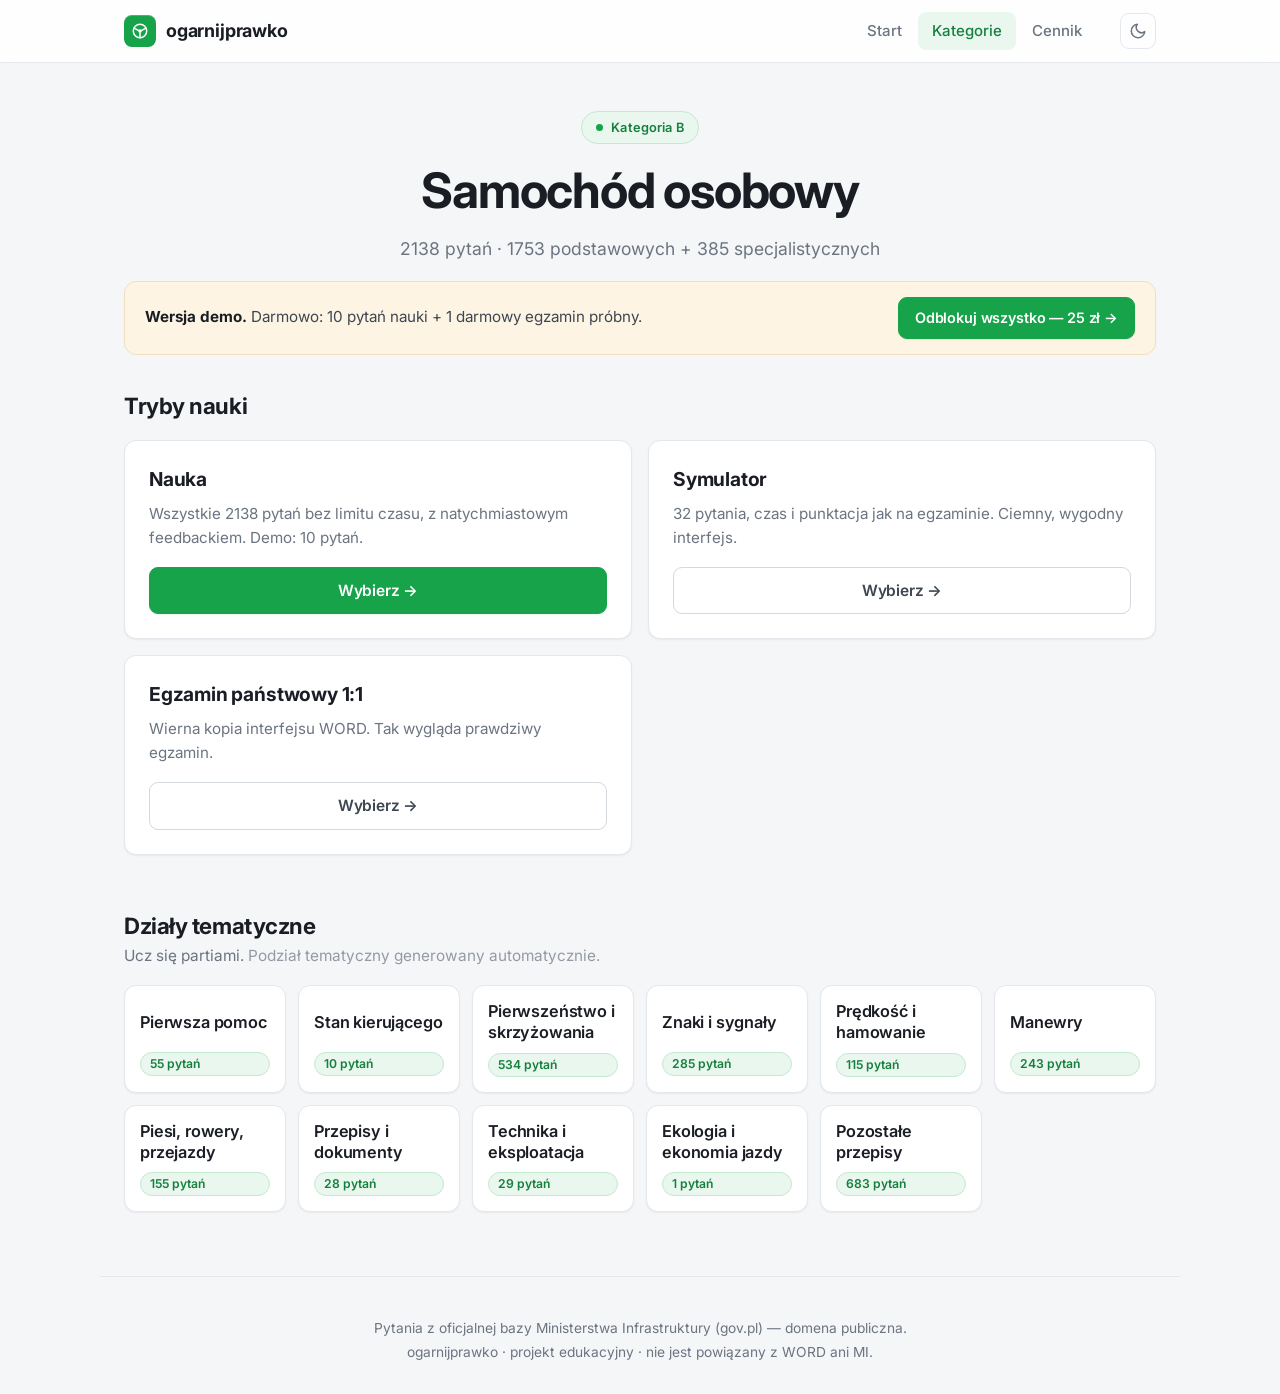
<file: kategoria.html>
<!DOCTYPE html>
<html lang="pl">
<head>
<meta charset="UTF-8">
<script>document.documentElement.setAttribute("data-theme",localStorage.getItem("op_theme")||"light")</script>
<meta name="viewport" content="width=device-width, initial-scale=1.0">
<title>Kategoria — ogarnijprawko</title>
<link rel="preconnect" href="https://fonts.googleapis.com">
<link rel="preconnect" href="https://fonts.gstatic.com" crossorigin>
<link href="https://fonts.googleapis.com/css2?family=Inter:wght@400;500;600;700;800&display=swap" rel="stylesheet">
<link rel="stylesheet" href="style.css">
</head>
<body>

<header class="site-header"><div class="container bar">
  <a class="brand" href="index.html"><span class="logo"><svg width="18" height="18" viewBox="0 0 24 24" fill="none" stroke="#fff" stroke-width="2" stroke-linecap="round"><circle cx="12" cy="12" r="9"/><circle cx="12" cy="12" r="2.4" fill="#fff" stroke="none"/><path d="M12 14.4V21M9.7 11.2 4.2 8.2M14.3 11.2 19.8 8.2"/></svg></span> ogarnijprawko</a>
  <nav class="nav">
    <a href="index.html">Start</a>
    <a href="kategoria.html" id="navKat" class="active">Kategorie</a>
    <a href="cennik.html">Cennik</a>
  </nav>
</div></header>

<main class="container" id="app"><div class="spinner"></div></main>

<footer class="footer container">
  Pytania z oficjalnej bazy Ministerstwa Infrastruktury (gov.pl) — domena publiczna.<br>
  ogarnijprawko · projekt edukacyjny · nie jest powiązany z WORD ani MI.
</footer>

<script src="app.js"></script>
<script>
const KAT = PT.qs("kat") || localStorage.getItem("pt_kat") || "B";
localStorage.setItem("pt_kat", KAT);

function demoBanner(){
  if(PT.isPaid()) return "";
  const exam = PT.demoExamUsed() ? "egzamin próbny wykorzystany" : "1 darmowy egzamin próbny";
  return `<div class="demo-banner">
    <span><b>Wersja demo.</b> Darmowo: ${PT.ACCESS.naukaLimit} pytań nauki + ${exam}.</span>
    <a class="btn" href="cennik.html">Odblokuj wszystko — ${PT.ACCESS.cena} zł →</a>
  </div>`;
}

function trybCard(emoji, tytul, opis, href, locked, primary){
  return `<a class="mode-card tryb ${locked?'locked':''}" href="${locked?'cennik.html?powod='+encodeURIComponent(tytul):href}">
    ${locked?'<span class="lock">🔒</span>':''}
    <h3>${emoji?emoji+" ":""}${tytul}</h3>
    <p>${opis}</p>
    <span class="btn ${primary?'':'ghost'}">${locked?'Odblokuj':'Wybierz'} →</span>
  </a>`;
}

function render(idx){
  const meta = idx.kategorie[KAT];
  const m = PT.CAT_META[KAT] || {n:KAT};
  if(!meta){ document.getElementById("app").innerHTML='<p class="muted">Brak kategorii.</p>'; return; }

  const dzialy = (meta.dzialy||[]).map(d=>{
    const href = `nauka.html?kat=${KAT}&dzial=${d.slug}`;
    return `<a class="cat dzial" href="${href}">
      <div class="code-sm">${d.nazwa}</div>
      <div class="count">${d.liczba} pytań</div>
    </a>`;
  }).join("");

  document.getElementById("app").innerHTML = `
    <section class="hero" style="padding:48px 0 12px">
      <div class="kicker"><span class="dot"></span> Kategoria ${KAT}</div>
      <h1>${m.n}</h1>
      <p>${meta.razem} pytań · ${meta.podstawowe} podstawowych + ${meta.specjalistyczne} specjalistycznych</p>
    </section>
    ${demoBanner()}

    <section class="section" style="margin-top:34px">
      <h2>Tryby nauki</h2>
      <div class="modes" style="margin-top:18px">
        ${trybCard("","Nauka",`Wszystkie ${meta.razem} pytań bez limitu czasu, z natychmiastowym feedbackiem.${PT.isPaid()?'':' Demo: '+PT.ACCESS.naukaLimit+' pytań.'}`, `nauka.html?kat=${KAT}`, false, true)}
        ${trybCard("","Symulator","32 pytania, czas i punktacja jak na egzaminie. Ciemny, wygodny interfejs.", `egzamin.html?kat=${KAT}`, !PT.canExam(), false)}
        ${trybCard("","Egzamin państwowy 1:1","Wierna kopia interfejsu WORD. Tak wygląda prawdziwy egzamin.", `egzamin-word.html?kat=${KAT}`, !PT.canExam(), false)}
      </div>
    </section>

    <section class="section">
      <h2>Działy tematyczne</h2>
      <p class="muted" style="margin-top:-4px">Ucz się partiami. <span style="opacity:.7">Podział tematyczny generowany automatycznie.</span></p>
      <div class="cat-grid" style="margin-top:18px">${dzialy}</div>
    </section>`;
}

PT.loadIndex().then(render).catch(e=>{
  document.getElementById("app").innerHTML='<p class="muted">Błąd ładowania.</p>'; console.error(e);
});
</script>
</body>
</html>
</file>
<file: style.css>
/* ============ ogarnijprawko — light, professional UI ============ */
:root{
  --bg:#f5f6f8;
  --surface:#ffffff;
  --surface-2:#f3f5f7;
  --border:#e4e7eb;
  --border-strong:#d4d9df;
  --text:#1a1e24;
  --text-2:#3d4651;
  --muted:#6b7480;
  --brand:#16a34a;
  --brand-d:#15803d;
  --brand-dd:#116735;
  --brand-tint:#e9f7ee;
  --brand-tint-bd:#c3e9cf;
  --accent:#2563eb;
  --danger:#dc2626;
  --danger-tint:#fdecec;
  --warn:#b45309;
  --warn-tint:#fdf4e3;
  --radius:12px;
  --radius-sm:9px;
  --shadow-sm:0 1px 2px rgba(16,24,40,.06);
  --shadow:0 2px 8px rgba(16,24,40,.06),0 1px 2px rgba(16,24,40,.04);
  --shadow-md:0 6px 20px rgba(16,24,40,.08);
  --header-bg:rgba(255,255,255,.9);
  --ease:cubic-bezier(.4,0,.2,1);
}
:root[data-theme="dark"]{
  --bg:#0f1419;
  --surface:#171d25;
  --surface-2:#1f2630;
  --border:#2a323c;
  --border-strong:#3a434f;
  --text:#e6edf3;
  --text-2:#c0cad4;
  --muted:#8a96a3;
  --brand:#22c55e;
  --brand-d:#4ade80;
  --brand-dd:#86efac;
  --brand-tint:#13291c;
  --brand-tint-bd:#1f4d30;
  --accent:#3b82f6;
  --danger:#f87171;
  --danger-tint:#2a1618;
  --warn:#fbbf24;
  --warn-tint:#2a2210;
  --shadow-sm:0 1px 2px rgba(0,0,0,.3);
  --shadow:0 2px 10px rgba(0,0,0,.35);
  --shadow-md:0 8px 26px rgba(0,0,0,.45);
  --header-bg:rgba(15,20,25,.85);
}
:root{color-scheme:light}
:root[data-theme="dark"]{color-scheme:dark}
/* płynne przejścia między stronami (MPA View Transitions) — bez SPA */
@view-transition{ navigation:auto; }
*{box-sizing:border-box}
::selection{background:var(--brand-tint);color:var(--brand-dd)}
html{scroll-behavior:smooth}
body{
  margin:0;
  font-family:"Inter",system-ui,-apple-system,"Segoe UI",Roboto,sans-serif;
  background:var(--bg);
  color:var(--text);
  min-height:100vh;
  -webkit-font-smoothing:antialiased;
  line-height:1.5;
}
a{color:var(--brand-d);text-decoration:none}
a:hover{text-decoration:none}
.container{max-width:1080px;margin:0 auto;padding:0 24px}
.hidden{display:none!important}
.center{text-align:center}
.muted{color:var(--muted)}

/* ============ HEADER ============ */
.site-header{
  view-transition-name:site-header;
  position:sticky;top:0;z-index:50;
  background:var(--header-bg);
  backdrop-filter:blur(8px);
  -webkit-backdrop-filter:blur(8px);
  border-bottom:1px solid var(--border);
}
.theme-toggle{
  display:inline-grid;place-items:center;width:36px;height:36px;margin-left:4px;
  background:transparent;border:1px solid var(--border);border-radius:9px;
  color:var(--muted);cursor:pointer;transition:all .15s var(--ease);padding:0;
}
.theme-toggle:hover{color:var(--text);background:var(--surface-2);border-color:var(--border-strong)}
.theme-toggle svg{width:18px;height:18px}
.site-header .bar{display:flex;align-items:center;gap:20px;height:62px}
.brand{display:flex;align-items:center;gap:10px;font-weight:700;font-size:1.12rem;color:var(--text);letter-spacing:-.01em}
.brand .logo{
  width:32px;height:32px;border-radius:8px;
  background:var(--brand);
  display:grid;place-items:center;font-size:1rem;
  box-shadow:inset 0 1px 0 rgba(255,255,255,.2);
}
.nav{display:flex;gap:2px;margin-left:auto;flex-wrap:wrap}
.nav a{color:var(--muted);padding:8px 14px;border-radius:8px;font-weight:500;font-size:.94rem;transition:color .15s var(--ease),background .15s var(--ease)}
.nav a:hover{color:var(--text);background:var(--surface-2)}
.nav a.active{color:var(--brand-d);background:var(--brand-tint)}

/* ============ HERO ============ */
.hero{text-align:center;padding:72px 0 28px}
.hero .kicker{
  display:inline-flex;align-items:center;gap:8px;
  font-size:.8rem;font-weight:600;letter-spacing:.01em;
  color:var(--brand-d);background:var(--brand-tint);
  border:1px solid var(--brand-tint-bd);
  padding:6px 14px;border-radius:999px;margin-bottom:20px;
}
.hero .kicker .dot{width:7px;height:7px;border-radius:50%;background:var(--brand)}
.hero h1{
  font-size:clamp(2rem,4.6vw,3.05rem);
  margin:0 0 16px;line-height:1.12;letter-spacing:-.025em;font-weight:700;color:var(--text);
}
.hero h1 .hl{color:var(--brand-d)}
.hero p{color:var(--muted);font-size:1.1rem;max-width:580px;margin:0 auto;line-height:1.6}

/* stats */
.stats{display:flex;gap:14px;justify-content:center;flex-wrap:wrap;margin-top:34px}
.stat{
  background:var(--surface);border:1px solid var(--border);border-radius:var(--radius);
  padding:16px 26px;min-width:122px;box-shadow:var(--shadow-sm);
}
.stat b{display:block;font-size:1.7rem;font-weight:700;letter-spacing:-.02em;color:var(--text)}
.stat span{color:var(--muted);font-size:.84rem;font-weight:500}

/* ============ SECTIONS ============ */
.section{margin:54px 0}
.section h2{font-size:1.4rem;margin:0 0 6px;letter-spacing:-.02em;font-weight:700;color:var(--text)}
.section>.muted{font-size:.96rem}

/* ============ MODE CARDS ============ */
.modes{display:grid;grid-template-columns:1fr 1fr;gap:16px;margin-top:20px}
.mode-card{
  position:relative;border-radius:var(--radius);padding:24px;
  background:var(--surface);border:1px solid var(--border);box-shadow:var(--shadow-sm);
  transition:border-color .15s var(--ease),box-shadow .15s var(--ease),transform .15s var(--ease);
}
.mode-card:hover{border-color:var(--border-strong);box-shadow:var(--shadow-md);transform:translateY(-2px)}
.mode-card h3{margin:0 0 8px;font-size:1.2rem;letter-spacing:-.01em;color:var(--text)}
.mode-card p{color:var(--muted);margin:0 0 18px;font-size:.95rem;line-height:1.55}

/* ============ BUTTONS ============ */
.btn{
  display:inline-flex;align-items:center;gap:8px;justify-content:center;
  background:var(--brand);color:#fff;border:1px solid var(--brand);border-radius:var(--radius-sm);
  padding:11px 20px;font-size:.97rem;font-weight:600;cursor:pointer;
  font-family:inherit;letter-spacing:-.01em;
  transition:background .15s var(--ease),border-color .15s var(--ease);
  box-shadow:var(--shadow-sm);
}
.btn:hover{background:var(--brand-d);border-color:var(--brand-d)}
.btn:active{background:var(--brand-dd)}
.btn.ghost{background:var(--surface);color:var(--text-2);border:1px solid var(--border-strong);box-shadow:none}
.btn.ghost:hover{background:var(--surface-2);border-color:var(--muted);color:var(--text)}
.btn.danger{background:var(--danger);border-color:var(--danger)}
.btn.danger:hover{background:#b91c1c;border-color:#b91c1c}
.btn.big{padding:14px 26px;font-size:1.04rem}
.btn:disabled{opacity:.5;cursor:not-allowed}

/* ============ CATEGORY GRID ============ */
.cat-grid{display:grid;grid-template-columns:repeat(auto-fill,minmax(152px,1fr));gap:12px;margin-top:20px}
.cat{
  position:relative;background:var(--surface);border:1px solid var(--border);
  border-radius:var(--radius);padding:16px;cursor:pointer;
  text-align:left;color:var(--text);font-family:inherit;box-shadow:var(--shadow-sm);
  transition:border-color .15s var(--ease),box-shadow .15s var(--ease),transform .15s var(--ease);
  text-decoration:none;display:block;
}
.cat:hover{border-color:var(--brand);box-shadow:var(--shadow-md);transform:translateY(-2px)}
.cat .code{font-size:1.45rem;font-weight:700;letter-spacing:-.02em;color:var(--text)}
.cat .desc{color:var(--muted);font-size:.82rem;margin-top:4px;min-height:32px;line-height:1.4}
.cat .count{
  display:inline-block;color:var(--brand-d);font-size:.76rem;font-weight:600;margin-top:9px;
  background:var(--brand-tint);border:1px solid var(--brand-tint-bd);
  padding:2px 9px;border-radius:999px;
}
.cat.sel{border-color:var(--brand);box-shadow:0 0 0 1px var(--brand),var(--shadow-md)}
.cat.sel::after{
  content:"✓";position:absolute;top:10px;right:12px;
  width:20px;height:20px;border-radius:50%;display:grid;place-items:center;
  background:var(--brand);color:#fff;font-size:.72rem;font-weight:700;
}

/* ============ QUIZ ============ */
.quiz-top{display:flex;align-items:center;gap:10px;flex-wrap:wrap;margin:24px 0 16px}
.pill{
  background:var(--surface);border:1px solid var(--border);border-radius:8px;
  padding:7px 14px;font-weight:600;font-size:.86rem;color:var(--text-2);box-shadow:var(--shadow-sm);
}
a.pill{transition:border-color .15s var(--ease),color .15s var(--ease)}
a.pill:hover{border-color:var(--brand);color:var(--brand-d)}
.pill.timer{font-variant-numeric:tabular-nums;color:var(--accent);border-color:#c9d8f5}
.pill.timer.low{color:var(--danger);border-color:#f3c0c0;background:var(--danger-tint)}
.progress{flex:1;height:8px;background:var(--surface-2);border-radius:999px;overflow:hidden;min-width:120px;border:1px solid var(--border)}
.progress>i{display:block;height:100%;border-radius:999px;background:var(--brand);transition:width .35s var(--ease)}

.qcard{
  position:relative;border-radius:var(--radius);padding:26px;
  background:var(--surface);border:1px solid var(--border);box-shadow:var(--shadow);
}
.qmedia{margin:0 auto 20px;max-width:100%;border-radius:var(--radius-sm);overflow:hidden;background:#0d0d0d;display:block;border:1px solid var(--border)}
.qmedia img,.qmedia video{width:100%;display:block;max-height:400px;object-fit:contain;background:#0d0d0d}
/* górny pas — zakrywa watermarki (PWPW/konkurencja: rogi i środek) blurem z pionowym fade */
.qmedia{position:relative}
.qmedia .wm-top{position:absolute;top:0;left:0;right:0;height:15%;min-height:36px;pointer-events:none;z-index:3;
  backdrop-filter:blur(11px) brightness(.94);-webkit-backdrop-filter:blur(11px) brightness(.94);
  -webkit-mask:linear-gradient(#000 48%,transparent);mask:linear-gradient(#000 48%,transparent)}
.qmeta{display:flex;gap:12px;align-items:center;margin-bottom:14px;color:var(--muted);font-size:.84rem;font-weight:500}
.qmeta .pts{color:var(--warn);font-weight:600;background:var(--warn-tint);border:1px solid #f0e0c0;padding:2px 10px;border-radius:999px;font-size:.78rem}
.qtext{font-size:1.22rem;font-weight:600;margin:0 0 22px;line-height:1.45;letter-spacing:-.01em;color:var(--text)}

.answers{display:flex;flex-direction:column;gap:10px}
.ans{
  position:relative;text-align:left;
  background:var(--surface);border:1.5px solid var(--border);border-radius:var(--radius-sm);
  padding:14px 16px;cursor:pointer;font-size:1rem;color:var(--text);
  font-family:inherit;display:flex;gap:12px;align-items:center;
  transition:border-color .12s var(--ease),background .12s var(--ease);
}
.ans:hover:not(:disabled){border-color:var(--brand);background:var(--brand-tint)}
.ans .k{
  font-weight:700;color:var(--muted);min-width:28px;height:28px;
  display:inline-grid;place-items:center;
  background:var(--surface-2);border:1px solid var(--border);
  border-radius:7px;font-size:.86rem;flex-shrink:0;
}
.ans.tak{font-weight:600;font-size:1.08rem}
.ans.correct{border-color:var(--brand);background:var(--brand-tint)}
.ans.correct .k{background:var(--brand);color:#fff;border-color:var(--brand)}
.ans.wrong{border-color:var(--danger);background:var(--danger-tint)}
.ans.wrong .k{background:var(--danger);color:#fff;border-color:var(--danger)}
.ans.picked{border-color:var(--accent);background:#eef3fd}
.ans.picked .k{background:var(--accent);color:#fff;border-color:var(--accent)}
.ans:disabled{cursor:default}
.tn-row{display:flex;gap:12px}
.tn-row .ans{flex:1;justify-content:center;font-size:1.1rem;padding:16px}

.explain{
  margin-top:16px;padding:14px 16px;border-radius:var(--radius-sm);
  background:var(--surface-2);border:1px solid var(--border);
  border-left:3px solid var(--brand);
  color:var(--text-2);font-size:.95rem;display:none;
}
.explain.show{display:block}

.quiz-nav{display:flex;gap:12px;margin-top:22px}
.quiz-nav .btn{flex:1}

/* ============ RESULT ============ */
.result{
  position:relative;text-align:center;padding:42px 30px;border-radius:var(--radius);
  background:var(--surface);border:1px solid var(--border);box-shadow:var(--shadow);
}
.result.pass{border-color:var(--brand-tint-bd)}
.result.fail{border-color:#f3c8c8}
.result .badge{font-size:2.8rem;margin-bottom:8px;display:inline-block}
.result h2{margin:0 0 6px;font-size:1.7rem;letter-spacing:-.02em;color:var(--text)}
.result.pass h2{color:var(--brand-d)}
.result.fail h2{color:var(--danger)}
.result .score{font-size:1.12rem;color:var(--muted);margin-bottom:24px;line-height:1.65}

/* ============ LANG SWITCH ============ */
.lang{display:flex;gap:4px}
.lang button{
  background:var(--surface);border:1px solid var(--border);color:var(--muted);
  border-radius:7px;padding:5px 9px;cursor:pointer;font-weight:600;
  font-size:.78rem;font-family:inherit;transition:all .15s var(--ease);
}
.lang button:hover{color:var(--text);border-color:var(--border-strong)}
.lang button.on{background:var(--brand-tint);color:var(--brand-d);border-color:var(--brand-tint-bd)}

/* ============ DZIAŁY / PAYWALL ============ */
.demo-banner{
  display:flex;align-items:center;justify-content:space-between;gap:18px;flex-wrap:wrap;
  margin:6px 0 0;padding:15px 20px;border-radius:var(--radius);
  background:var(--warn-tint);border:1px solid #f0e0c0;
}
.demo-banner span{font-size:.95rem;color:var(--text-2)}
.demo-banner b{color:var(--text)}
.demo-banner .btn{flex-shrink:0;padding:9px 16px;font-size:.9rem}

.code-sm{font-size:1.02rem;font-weight:600;letter-spacing:-.01em;line-height:1.3;min-height:42px;display:flex;align-items:center;color:var(--text)}
.cat.dzial{padding:15px}
.tryb,.cat.dzial{text-decoration:none;color:var(--text);display:flex;flex-direction:column}
.tryb{justify-content:flex-start}
.locked{position:relative}
.locked .lock{position:absolute;top:12px;right:14px;font-size:1rem;z-index:2;opacity:.7}
.cat.dzial.locked{border-color:#f0e0c0;background:#fffdf8}
.cat.dzial.locked:hover{border-color:var(--warn)}
.mode-card.tryb.locked{background:#fffdf8;border-color:#f0e0c0}

/* ============ LANDING: promo / opinie / FAQ ============ */
.promo{display:inline-flex;gap:12px;align-items:center;flex-wrap:wrap;justify-content:center;
  margin-top:26px;background:var(--surface);border:1px solid var(--border);border-radius:999px;padding:10px 20px;box-shadow:var(--shadow-sm)}
.promo .tag{background:var(--danger);color:#fff;font-size:.7rem;font-weight:700;padding:3px 9px;border-radius:6px;text-transform:uppercase;letter-spacing:.03em}
.promo .price-old{color:var(--muted);text-decoration:line-through}
.promo .price-new{font-size:1.3rem;font-weight:800;color:var(--brand-d)}
.promo .left{color:var(--text-2);font-size:.9rem}
.promo .left b{color:var(--danger)}

.reviews{display:grid;grid-template-columns:repeat(auto-fit,minmax(250px,1fr));gap:14px;margin-top:20px}
.review{background:var(--surface);border:1px solid var(--border);border-radius:var(--radius);padding:18px;box-shadow:var(--shadow-sm)}
.review .stars{color:#f5b400;font-size:.92rem;letter-spacing:1px}
.review p{margin:9px 0 14px;color:var(--text-2);font-size:.95rem;line-height:1.55}
.review .who{display:flex;align-items:center;gap:10px}
.review .av{width:36px;height:36px;border-radius:50%;background:var(--brand-tint);color:var(--brand-d);display:grid;place-items:center;font-weight:700;font-size:.92rem;flex-shrink:0}
.review .who b{font-size:.9rem;color:var(--text)}
.review .who span{color:var(--muted);font-size:.8rem;display:block}

.faq{margin-top:18px;display:flex;flex-direction:column;gap:10px;max-width:760px}
.faq details{background:var(--surface);border:1px solid var(--border);border-radius:var(--radius);overflow:hidden}
.faq summary{padding:16px 18px;font-weight:600;cursor:pointer;list-style:none;display:flex;justify-content:space-between;align-items:center;gap:12px;color:var(--text)}
.faq summary::-webkit-details-marker{display:none}
.faq summary::after{content:"+";color:var(--muted);font-size:1.4rem;font-weight:300;transition:transform .2s var(--ease);flex-shrink:0}
.faq details[open] summary::after{transform:rotate(45deg)}
.faq details>div{padding:0 18px 16px;color:var(--muted);font-size:.95rem;line-height:1.6}

.cta-final{text-align:center;background:var(--surface);border:1px solid var(--border);border-radius:16px;padding:38px 24px;box-shadow:var(--shadow);margin-top:20px}
.cta-final h2{margin:0 0 8px;border:0}
.cta-final p{color:var(--muted);margin:0 0 22px;max-width:480px;margin-left:auto;margin-right:auto}

/* ============ FOOTER ============ */
.footer{
  text-align:center;color:var(--muted);font-size:.86rem;line-height:1.7;
  padding:40px 0 30px;border-top:1px solid var(--border);margin-top:64px;
}

/* ============ MISC ============ */
.spinner{
  width:34px;height:34px;border-radius:50%;margin:56px auto;
  border:3px solid var(--border);border-top-color:var(--brand);
  animation:spin .7s linear infinite;
}
@keyframes spin{to{transform:rotate(360deg)}}

@media(max-width:640px){
  .modes{grid-template-columns:1fr}
  .hero{padding:44px 0 20px}
  .container{padding:0 16px}
  .stat{min-width:calc(50% - 12px);padding:14px 16px}
  .qcard{padding:18px 14px}
  .tn-row{flex-direction:column}
  /* większe tap-targety na mobile */
  .btn{padding:14px 22px;font-size:1.02rem;min-height:50px}
  .btn.big{padding:16px 24px;min-height:54px}
  .ans{padding:16px 16px;min-height:54px;font-size:1.04rem}
  .tn-row .ans{padding:18px;min-height:60px}
  .ans .k{min-width:32px;height:32px}
  .cat{padding:18px 16px;min-height:104px}
  .cat-grid{grid-template-columns:repeat(auto-fill,minmax(140px,1fr));gap:10px}
  /* header: logo wyśrodkowane, przełącznik w prawym rogu, nav pod spodem */
  .site-header .bar{flex-wrap:wrap;height:auto;min-height:54px;padding:7px 0;row-gap:4px;gap:10px;justify-content:center;position:relative}
  .brand{order:0;font-size:1.06rem}
  .theme-toggle{order:1;position:absolute;right:0;top:8px;margin:0}
  .nav{order:2;width:100%;margin:0;justify-content:center;gap:4px}
  .nav a{padding:8px 14px;font-size:.9rem}
  .quiz-top{gap:8px}
  .qtext{font-size:1.14rem}
  .lang button{padding:7px 10px;font-size:.82rem}
  .theme-toggle{width:40px;height:40px}
  .demo-banner{flex-direction:column;align-items:stretch;text-align:center}
  .demo-banner .btn{width:100%}
}
/* przyjemniejszy tap (bez niebieskiego highlightu) */
a,button{-webkit-tap-highlight-color:transparent}
</file>
